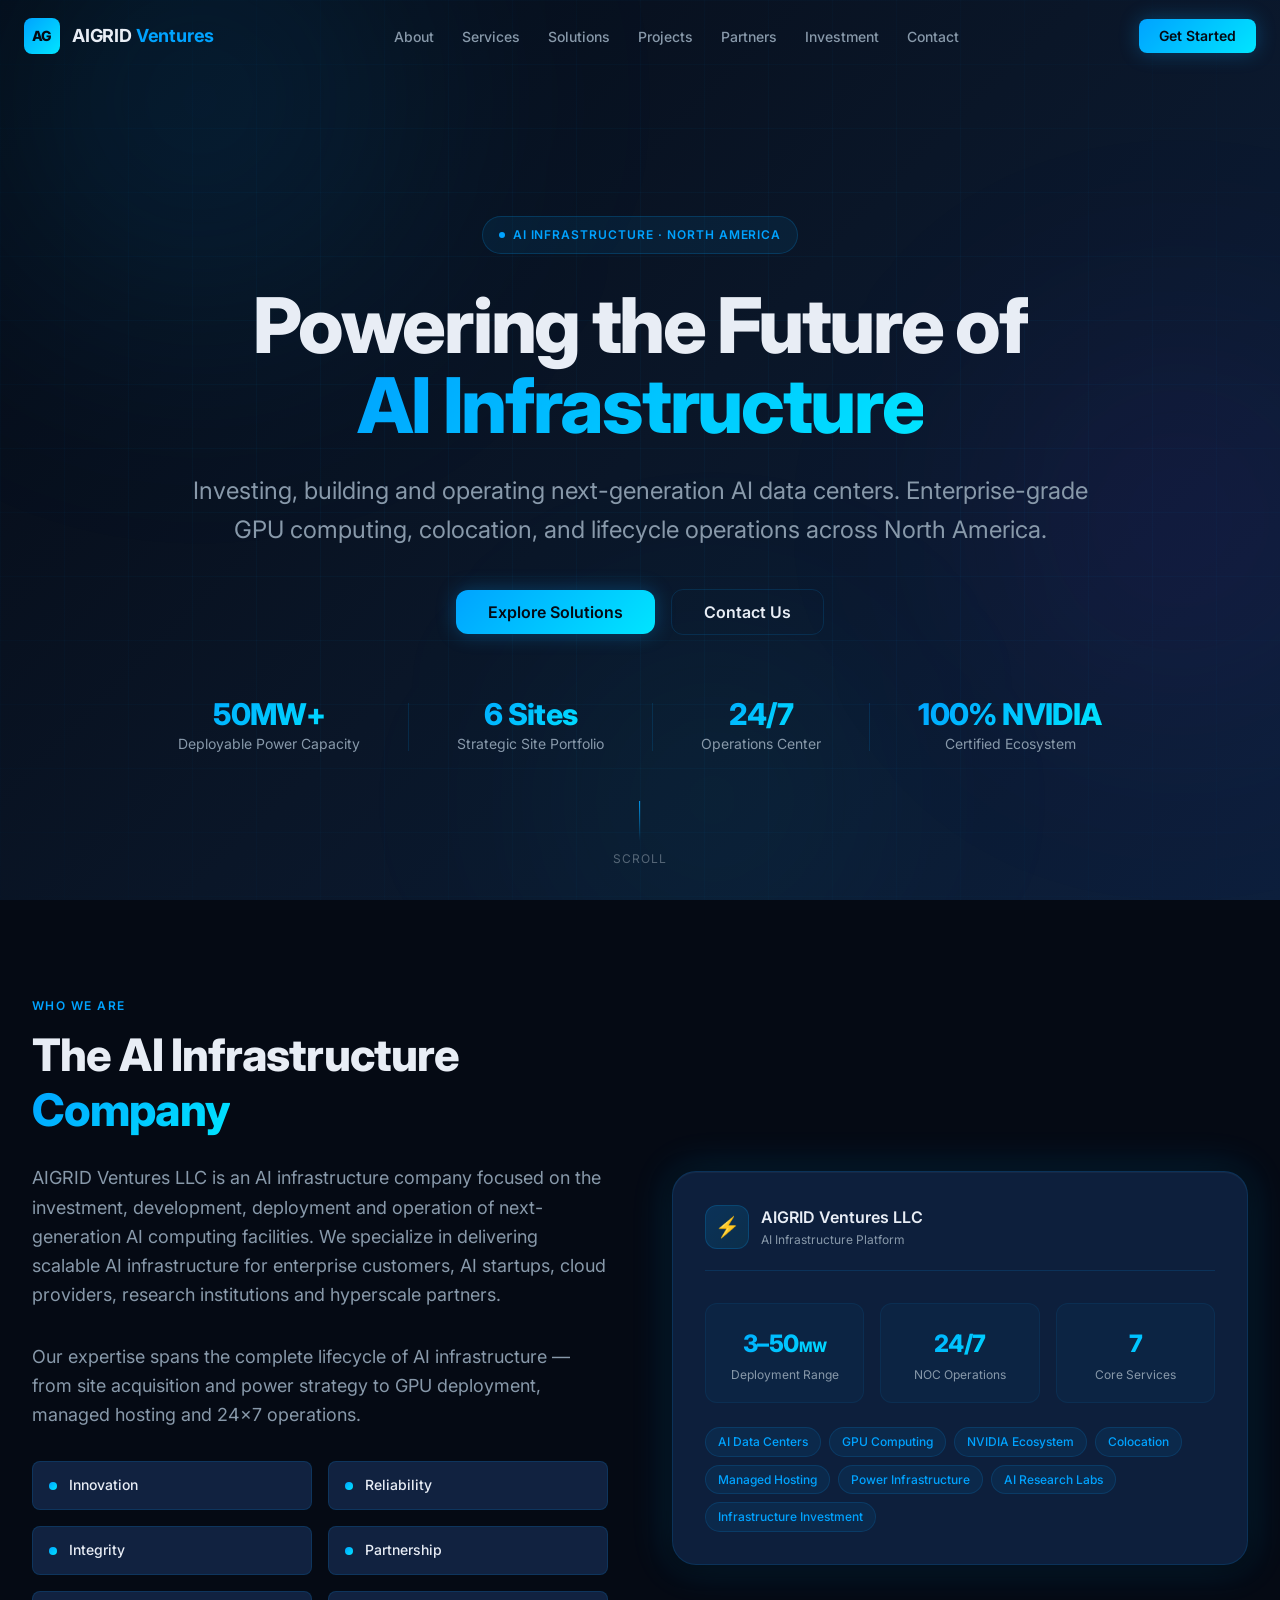
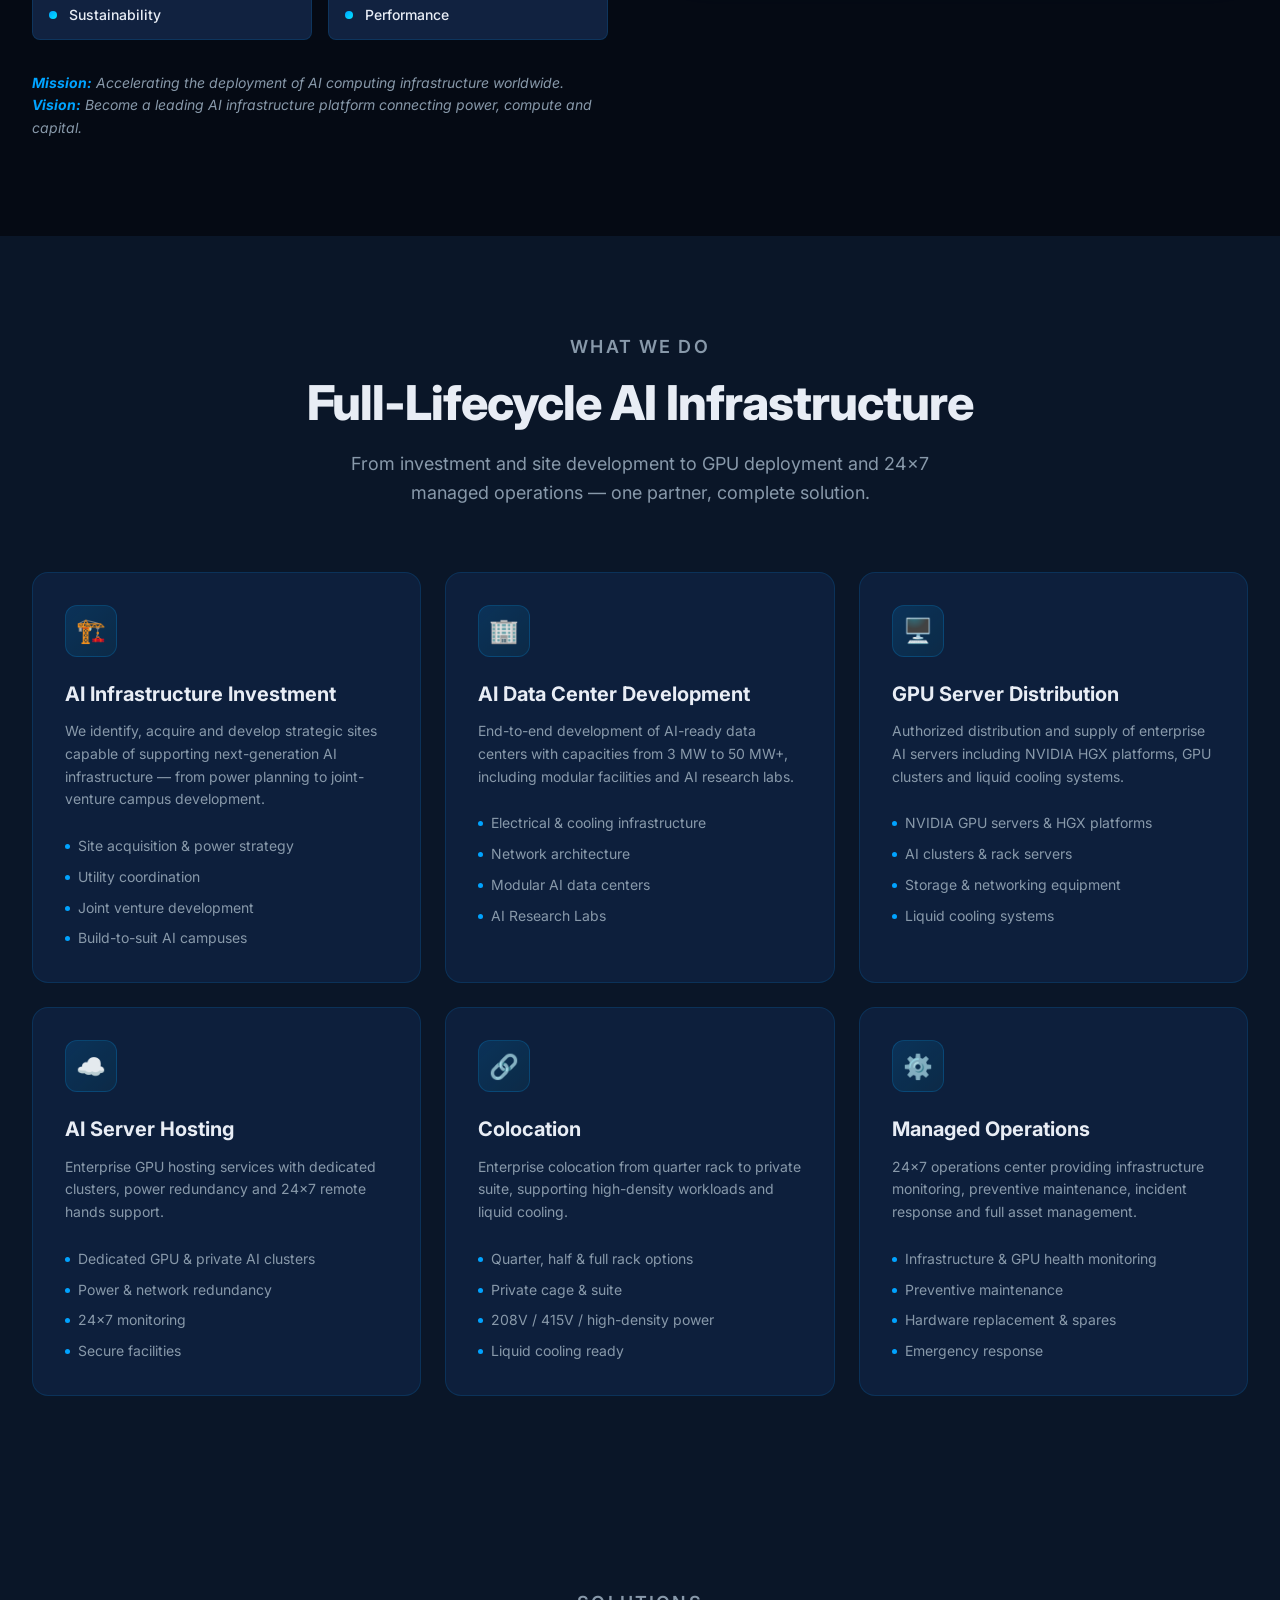
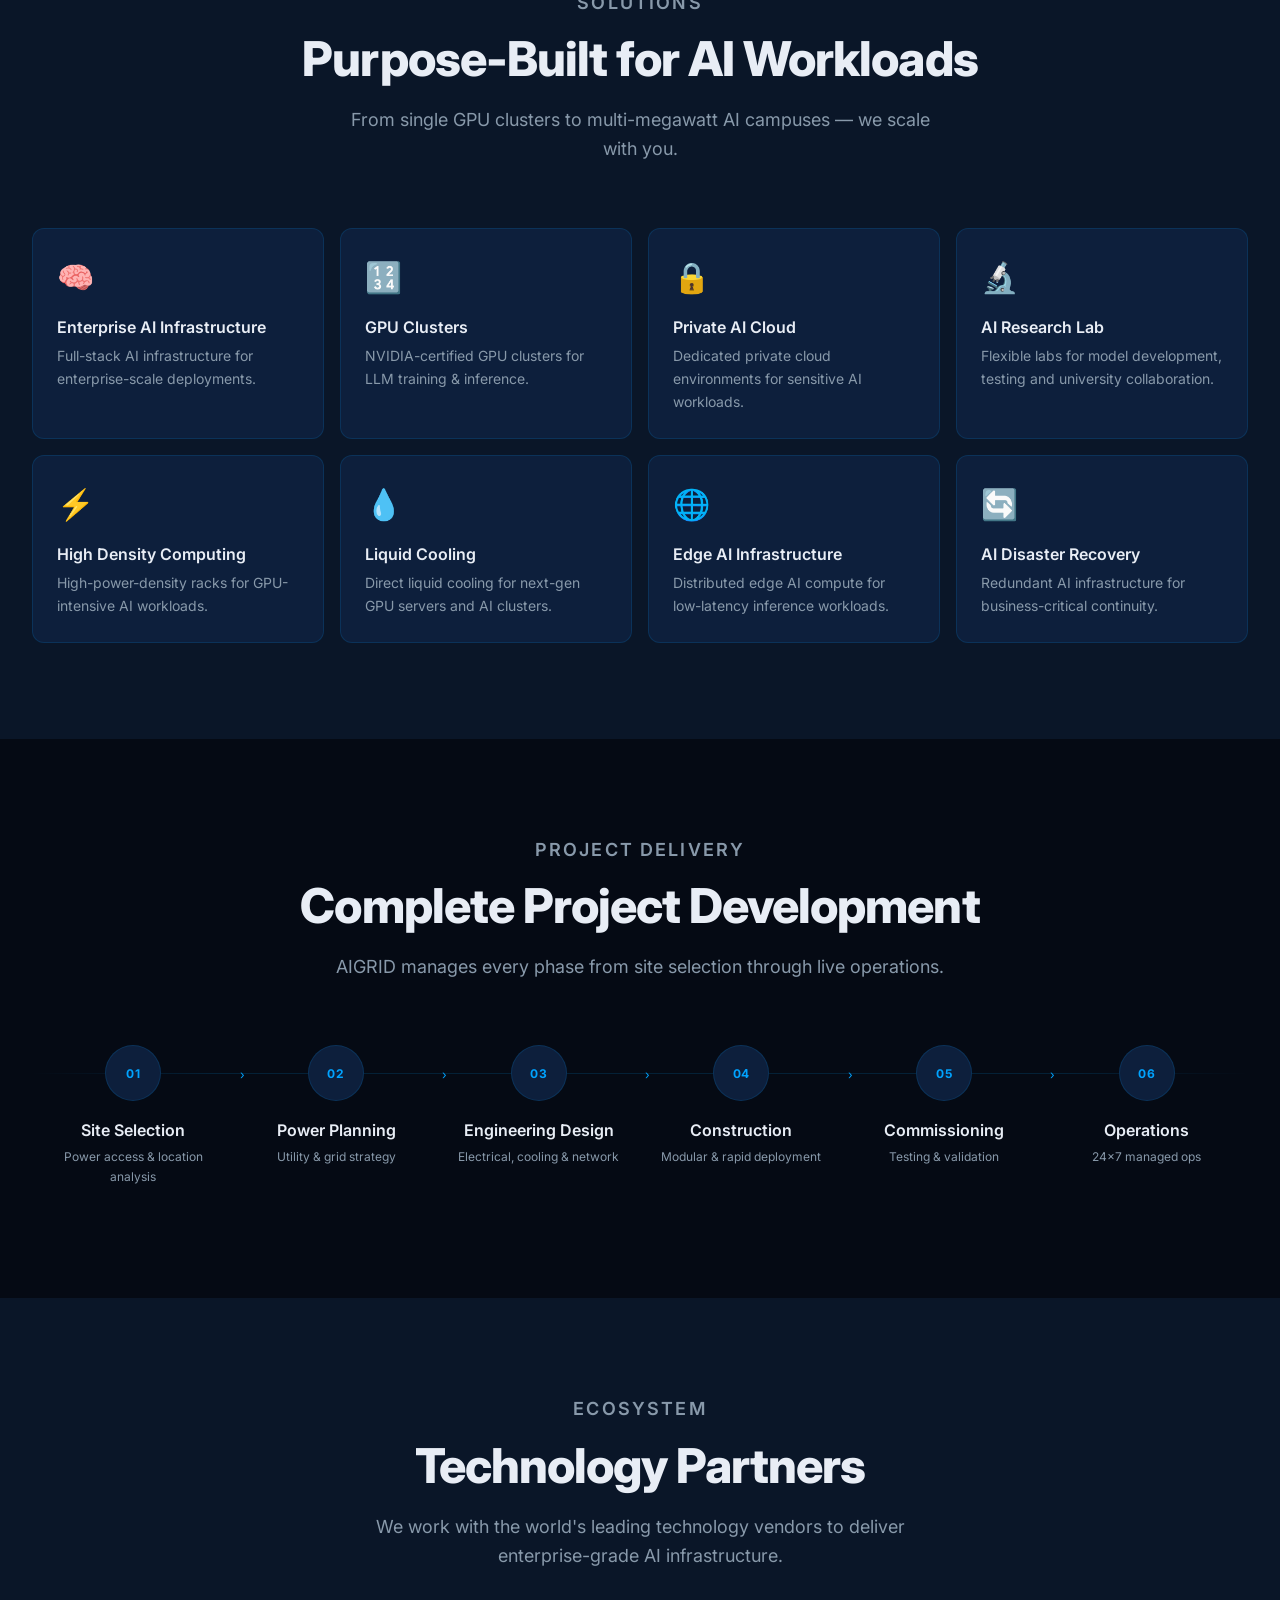
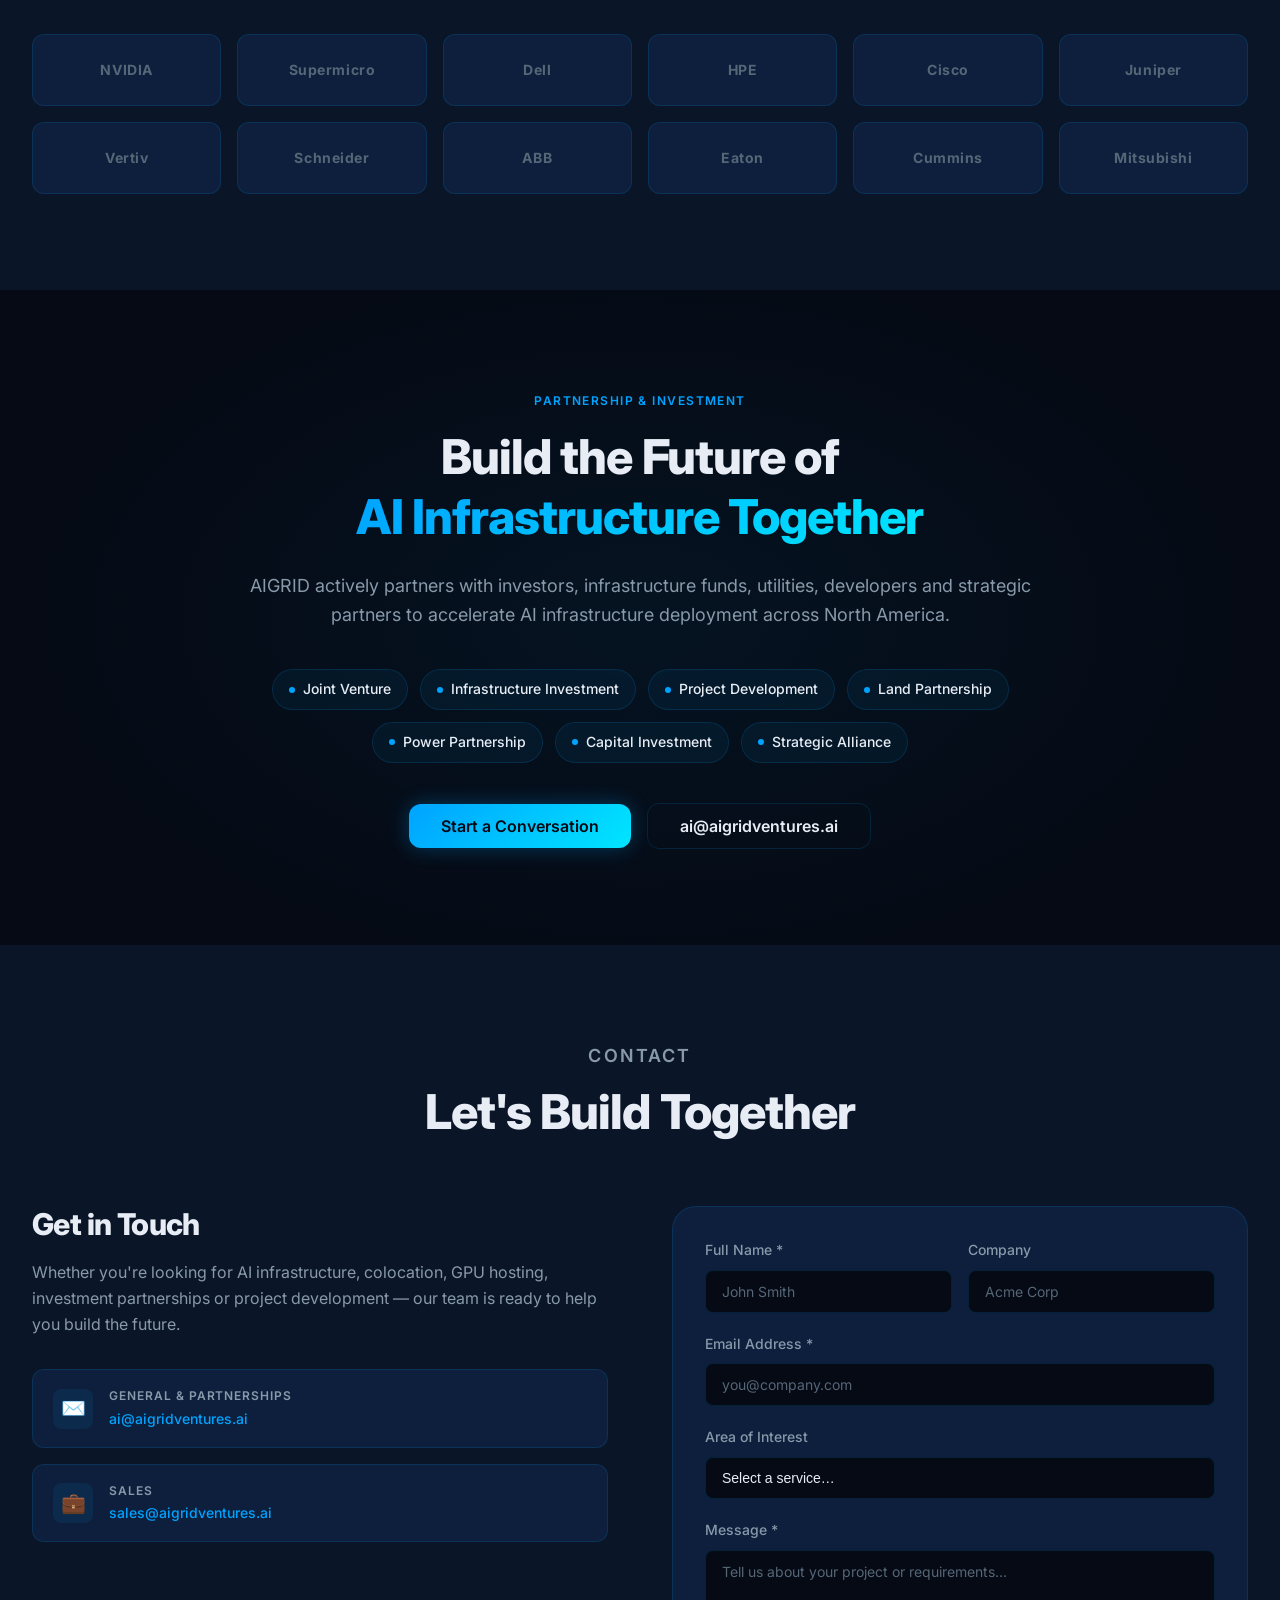
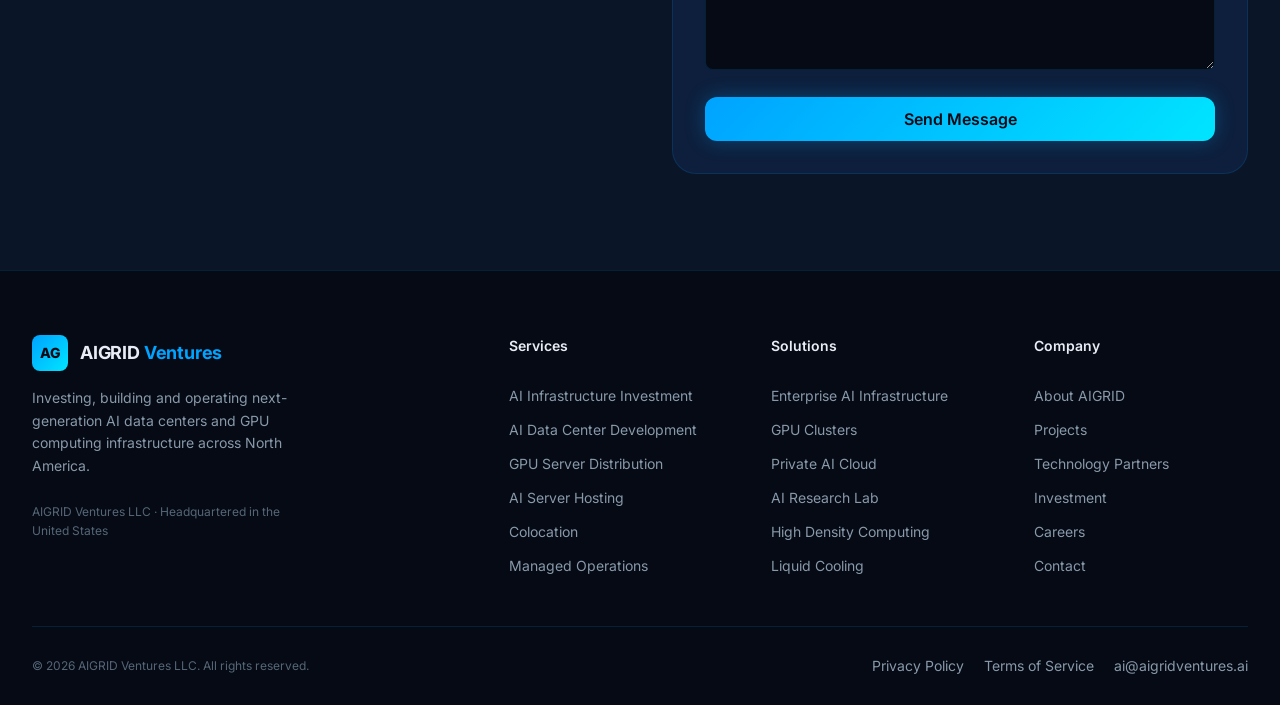
<file: index.html>
<!DOCTYPE html>
<html lang="en">
  <head>
    <meta charset="UTF-8" />
    <meta name="referrer" content="strict-origin-when-cross-origin" />

    <!-- Google tag (gtag.js) -->
    <script async src="https://www.googletagmanager.com/gtag/js?id=G-ZV3MN6M00S"></script>
    <script>
      window.dataLayer = window.dataLayer || [];
      function gtag(){dataLayer.push(arguments);}
      gtag('js', new Date());

      gtag('config', 'G-ZV3MN6M00S');
    </script>

    <meta name="viewport" content="width=device-width, initial-scale=1.0" />
    <meta name="description" content="AIGRID Ventures LLC — Investing, building and operating next-generation AI data centers and GPU computing infrastructure across North America." />
    <meta name="keywords" content="AI infrastructure, AI data center, GPU servers, colocation, managed hosting, NVIDIA, HGX, AI computing" />
    <meta name="author" content="AIGRID Ventures LLC" />

    <!-- Open Graph -->
    <meta property="og:type"        content="website" />
    <meta property="og:title"       content="AIGRID Ventures — Powering the Future of AI Infrastructure" />
    <meta property="og:description" content="AI Infrastructure Investment · AI Data Centers · GPU Servers · Hosting · Operations" />
    <meta property="og:url"         content="https://aigridventures.ai" />

    <!-- Twitter Card -->
    <meta name="twitter:card"        content="summary_large_image" />
    <meta name="twitter:title"       content="AIGRID Ventures" />
    <meta name="twitter:description" content="Next-generation AI computing infrastructure." />

    <title>AIGRID Ventures — Powering the Future of AI Infrastructure</title>

    <!-- Preconnect for Google Fonts -->
    <link rel="preconnect" href="https://fonts.googleapis.com" />
    <link rel="preconnect" href="https://fonts.gstatic.com" crossorigin />
    <link
      href="https://fonts.googleapis.com/css2?family=Inter:wght@400;500;600;700;800&display=swap"
      rel="stylesheet"
    />

    <link rel="stylesheet" href="css/main.css" />

    <!-- Favicon (inline SVG data URI) -->
    <link
      rel="icon"
      href="data:image/svg+xml,<svg xmlns='http://www.w3.org/2000/svg' viewBox='0 0 32 32'><rect width='32' height='32' rx='6' fill='%2300a3ff'/><text x='50%25' y='50%25' dominant-baseline='central' text-anchor='middle' font-family='Inter,sans-serif' font-weight='800' font-size='13' fill='%23050a14'>AG</text></svg>"
    />
  </head>

  <body>

    <!-- ====================================================
         Site Header
         ==================================================== -->
    <header class="site-header" role="banner">
      <nav class="nav" aria-label="Main navigation">

        <!-- Logo -->
        <a href="#home" class="nav__logo" aria-label="AIGRID Ventures homepage">
          <div class="nav__logo-mark" aria-hidden="true">AG</div>
          <span class="nav__logo-text">AIGRID <span>Ventures</span></span>
        </a>

        <!-- Desktop Links -->
        <ul class="nav__links" role="list">
          <li><a href="#about"      class="nav__link">About</a></li>
          <li><a href="#services"   class="nav__link">Services</a></li>
          <li><a href="#solutions"  class="nav__link">Solutions</a></li>
          <li><a href="#process"    class="nav__link">Projects</a></li>
          <li><a href="#partners"   class="nav__link">Partners</a></li>
          <li><a href="#investment" class="nav__link">Investment</a></li>
          <li><a href="#contact"    class="nav__link">Contact</a></li>
        </ul>

        <!-- Desktop CTA -->
        <div class="nav__actions">
          <a href="#contact" class="btn btn--primary">Get Started</a>
        </div>

        <!-- Mobile Toggle -->
        <button
          class="nav__toggle"
          aria-label="Toggle mobile menu"
          aria-expanded="false"
          aria-controls="mobile-menu"
        >
          <span></span>
          <span></span>
          <span></span>
        </button>

      </nav>

      <!-- Mobile Menu -->
      <div id="mobile-menu" class="nav__mobile" aria-hidden="true">
        <ul class="nav__mobile-links" role="list">
          <li><a href="#about"      class="nav__mobile-link">About</a></li>
          <li><a href="#services"   class="nav__mobile-link">Services</a></li>
          <li><a href="#solutions"  class="nav__mobile-link">Solutions</a></li>
          <li><a href="#process"    class="nav__mobile-link">Projects</a></li>
          <li><a href="#partners"   class="nav__mobile-link">Partners</a></li>
          <li><a href="#investment" class="nav__mobile-link">Investment</a></li>
          <li><a href="#contact"    class="nav__mobile-link">Contact</a></li>
        </ul>
        <a href="#contact" class="btn btn--primary" style="width:100%;justify-content:center;">Get Started</a>
      </div>
    </header>


    <main id="main-content">

      <!-- ====================================================
           Hero
           ==================================================== -->
      <section id="home" class="hero" aria-labelledby="hero-heading">

        <!-- Background decorations -->
        <div class="hero__grid" aria-hidden="true"></div>
        <div class="hero__orb hero__orb--1" aria-hidden="true"></div>
        <div class="hero__orb hero__orb--2" aria-hidden="true"></div>
        <div class="hero__orb hero__orb--3" aria-hidden="true"></div>

        <div class="hero__content">

          <div class="hero__badge" role="note">
            <span class="hero__badge-dot" aria-hidden="true"></span>
            AI Infrastructure · North America
          </div>

          <h1 id="hero-heading" class="hero__title">
            Powering the Future of<br />
            <span class="text-gradient">AI Infrastructure</span>
          </h1>

          <p class="hero__subtitle">
            Investing, building and operating next-generation AI data centers.
            Enterprise-grade GPU computing, colocation, and lifecycle operations
            across North America.
          </p>

          <div class="hero__cta">
            <a href="#solutions" class="btn btn--primary btn--lg">Explore Solutions</a>
            <a href="#contact"   class="btn btn--secondary btn--lg">Contact Us</a>
          </div>

          <div class="hero__stats" role="list">
            <div class="hero__stat" role="listitem">
              <div class="hero__stat-value">
                <span data-counter="50" data-suffix="MW+">0MW+</span>
              </div>
              <div class="hero__stat-label">Deployable Power Capacity</div>
            </div>

            <div class="hero__divider" aria-hidden="true"></div>

            <div class="hero__stat" role="listitem">
              <div class="hero__stat-value">
                <span data-counter="6" data-suffix=" Sites">0 Sites</span>
              </div>
              <div class="hero__stat-label">Strategic Site Portfolio</div>
            </div>

            <div class="hero__divider" aria-hidden="true"></div>

            <div class="hero__stat" role="listitem">
              <div class="hero__stat-value">
                <span data-counter="24" data-suffix="/7">0/7</span>
              </div>
              <div class="hero__stat-label">Operations Center</div>
            </div>

            <div class="hero__divider" aria-hidden="true"></div>

            <div class="hero__stat" role="listitem">
              <div class="hero__stat-value">
                <span data-counter="100" data-suffix="% NVIDIA">0% NVIDIA</span>
              </div>
              <div class="hero__stat-label">Certified Ecosystem</div>
            </div>
          </div>

        </div>

        <!-- Scroll indicator -->
        <div class="hero__scroll" aria-hidden="true">
          <div class="hero__scroll-line"></div>
          <span>Scroll</span>
        </div>

      </section>


      <!-- ====================================================
           About
           ==================================================== -->
      <section id="about" class="section" aria-labelledby="about-heading">
        <div class="container">
          <div class="about__grid">

            <!-- Left: Text -->
            <div class="reveal">
              <p class="label about__label">Who We Are</p>
              <h2 id="about-heading" class="about__title">
                The AI Infrastructure<br />
                <span class="text-gradient">Company</span>
              </h2>
              <p class="about__desc">
                AIGRID Ventures LLC is an AI infrastructure company focused on the
                investment, development, deployment and operation of next-generation
                AI computing facilities. We specialize in delivering scalable AI
                infrastructure for enterprise customers, AI startups, cloud providers,
                research institutions and hyperscale partners.
              </p>
              <p class="about__desc">
                Our expertise spans the complete lifecycle of AI infrastructure —
                from site acquisition and power strategy to GPU deployment, managed
                hosting and 24×7 operations.
              </p>

              <div class="about__values" role="list">
                <div class="about__value" role="listitem">
                  <div class="about__value-icon" aria-hidden="true"></div>
                  Innovation
                </div>
                <div class="about__value" role="listitem">
                  <div class="about__value-icon" aria-hidden="true"></div>
                  Reliability
                </div>
                <div class="about__value" role="listitem">
                  <div class="about__value-icon" aria-hidden="true"></div>
                  Integrity
                </div>
                <div class="about__value" role="listitem">
                  <div class="about__value-icon" aria-hidden="true"></div>
                  Partnership
                </div>
                <div class="about__value" role="listitem">
                  <div class="about__value-icon" aria-hidden="true"></div>
                  Sustainability
                </div>
                <div class="about__value" role="listitem">
                  <div class="about__value-icon" aria-hidden="true"></div>
                  Performance
                </div>
              </div>

              <p style="font-size:var(--text-sm);color:var(--color-text-muted);font-style:italic;margin-top:var(--space-4);">
                <strong style="color:var(--color-primary);">Mission:</strong>
                Accelerating the deployment of AI computing infrastructure worldwide.<br />
                <strong style="color:var(--color-primary);">Vision:</strong>
                Become a leading AI infrastructure platform connecting power, compute and capital.
              </p>
            </div>

            <!-- Right: Visual Card -->
            <div class="about__visual reveal reveal-delay-2">
              <div class="about__card">
                <div class="about__card-header">
                  <div class="about__card-icon" aria-hidden="true">⚡</div>
                  <div>
                    <div class="about__card-title">AIGRID Ventures LLC</div>
                    <div class="about__card-subtitle">AI Infrastructure Platform</div>
                  </div>
                </div>

                <div class="about__metrics" role="list">
                  <div class="about__metric" role="listitem">
                    <div class="about__metric-value">3–50<span style="font-size:0.6em">MW</span></div>
                    <div class="about__metric-label">Deployment Range</div>
                  </div>
                  <div class="about__metric" role="listitem">
                    <div class="about__metric-value">24/7</div>
                    <div class="about__metric-label">NOC Operations</div>
                  </div>
                  <div class="about__metric" role="listitem">
                    <div class="about__metric-value">7</div>
                    <div class="about__metric-label">Core Services</div>
                  </div>
                </div>

                <div class="about__expertise" role="list" aria-label="Expertise areas">
                  <span class="about__tag">AI Data Centers</span>
                  <span class="about__tag">GPU Computing</span>
                  <span class="about__tag">NVIDIA Ecosystem</span>
                  <span class="about__tag">Colocation</span>
                  <span class="about__tag">Managed Hosting</span>
                  <span class="about__tag">Power Infrastructure</span>
                  <span class="about__tag">AI Research Labs</span>
                  <span class="about__tag">Infrastructure Investment</span>
                </div>
              </div>
            </div>

          </div>
        </div>
      </section>


      <!-- ====================================================
           Services
           ==================================================== -->
      <section id="services" class="section section--dark" aria-labelledby="services-heading">
        <div class="container">

          <div class="section-header reveal">
            <p class="label">What We Do</p>
            <h2 id="services-heading">Full-Lifecycle AI Infrastructure</h2>
            <p>
              From investment and site development to GPU deployment and 24×7 managed
              operations — one partner, complete solution.
            </p>
          </div>

          <div class="services-grid">

            <!-- Service 1 -->
            <article class="service-card reveal reveal-delay-1">
              <div class="service-card__icon" aria-hidden="true">🏗️</div>
              <h3 class="service-card__title">AI Infrastructure Investment</h3>
              <p class="service-card__desc">
                We identify, acquire and develop strategic sites capable of supporting
                next-generation AI infrastructure — from power planning to joint-venture
                campus development.
              </p>
              <ul class="service-card__list" aria-label="Service details">
                <li class="service-card__item">Site acquisition &amp; power strategy</li>
                <li class="service-card__item">Utility coordination</li>
                <li class="service-card__item">Joint venture development</li>
                <li class="service-card__item">Build-to-suit AI campuses</li>
              </ul>
            </article>

            <!-- Service 2 -->
            <article class="service-card reveal reveal-delay-2">
              <div class="service-card__icon" aria-hidden="true">🏢</div>
              <h3 class="service-card__title">AI Data Center Development</h3>
              <p class="service-card__desc">
                End-to-end development of AI-ready data centers with capacities from
                3 MW to 50 MW+, including modular facilities and AI research labs.
              </p>
              <ul class="service-card__list" aria-label="Service details">
                <li class="service-card__item">Electrical &amp; cooling infrastructure</li>
                <li class="service-card__item">Network architecture</li>
                <li class="service-card__item">Modular AI data centers</li>
                <li class="service-card__item">AI Research Labs</li>
              </ul>
            </article>

            <!-- Service 3 -->
            <article class="service-card reveal reveal-delay-3">
              <div class="service-card__icon" aria-hidden="true">🖥️</div>
              <h3 class="service-card__title">GPU Server Distribution</h3>
              <p class="service-card__desc">
                Authorized distribution and supply of enterprise AI servers including
                NVIDIA HGX platforms, GPU clusters and liquid cooling systems.
              </p>
              <ul class="service-card__list" aria-label="Service details">
                <li class="service-card__item">NVIDIA GPU servers &amp; HGX platforms</li>
                <li class="service-card__item">AI clusters &amp; rack servers</li>
                <li class="service-card__item">Storage &amp; networking equipment</li>
                <li class="service-card__item">Liquid cooling systems</li>
              </ul>
            </article>

            <!-- Service 4 -->
            <article class="service-card reveal reveal-delay-1">
              <div class="service-card__icon" aria-hidden="true">☁️</div>
              <h3 class="service-card__title">AI Server Hosting</h3>
              <p class="service-card__desc">
                Enterprise GPU hosting services with dedicated clusters, power
                redundancy and 24×7 remote hands support.
              </p>
              <ul class="service-card__list" aria-label="Service details">
                <li class="service-card__item">Dedicated GPU &amp; private AI clusters</li>
                <li class="service-card__item">Power &amp; network redundancy</li>
                <li class="service-card__item">24×7 monitoring</li>
                <li class="service-card__item">Secure facilities</li>
              </ul>
            </article>

            <!-- Service 5 -->
            <article class="service-card reveal reveal-delay-2">
              <div class="service-card__icon" aria-hidden="true">🔗</div>
              <h3 class="service-card__title">Colocation</h3>
              <p class="service-card__desc">
                Enterprise colocation from quarter rack to private suite, supporting
                high-density workloads and liquid cooling.
              </p>
              <ul class="service-card__list" aria-label="Service details">
                <li class="service-card__item">Quarter, half &amp; full rack options</li>
                <li class="service-card__item">Private cage &amp; suite</li>
                <li class="service-card__item">208V / 415V / high-density power</li>
                <li class="service-card__item">Liquid cooling ready</li>
              </ul>
            </article>

            <!-- Service 6 -->
            <article class="service-card reveal reveal-delay-3">
              <div class="service-card__icon" aria-hidden="true">⚙️</div>
              <h3 class="service-card__title">Managed Operations</h3>
              <p class="service-card__desc">
                24×7 operations center providing infrastructure monitoring, preventive
                maintenance, incident response and full asset management.
              </p>
              <ul class="service-card__list" aria-label="Service details">
                <li class="service-card__item">Infrastructure &amp; GPU health monitoring</li>
                <li class="service-card__item">Preventive maintenance</li>
                <li class="service-card__item">Hardware replacement &amp; spares</li>
                <li class="service-card__item">Emergency response</li>
              </ul>
            </article>

          </div>
        </div>
      </section>


      <!-- ====================================================
           Solutions
           ==================================================== -->
      <section id="solutions" class="section solutions" aria-labelledby="solutions-heading">
        <div class="container">

          <div class="section-header reveal">
            <p class="label">Solutions</p>
            <h2 id="solutions-heading">Purpose-Built for AI Workloads</h2>
            <p>From single GPU clusters to multi-megawatt AI campuses — we scale with you.</p>
          </div>

          <div class="solutions-grid">

            <article class="solution-card reveal reveal-delay-1">
              <span class="solution-card__icon" aria-hidden="true">🧠</span>
              <h3 class="solution-card__title">Enterprise AI Infrastructure</h3>
              <p class="solution-card__desc">Full-stack AI infrastructure for enterprise-scale deployments.</p>
            </article>

            <article class="solution-card reveal reveal-delay-2">
              <span class="solution-card__icon" aria-hidden="true">🔢</span>
              <h3 class="solution-card__title">GPU Clusters</h3>
              <p class="solution-card__desc">NVIDIA-certified GPU clusters for LLM training &amp; inference.</p>
            </article>

            <article class="solution-card reveal reveal-delay-3">
              <span class="solution-card__icon" aria-hidden="true">🔒</span>
              <h3 class="solution-card__title">Private AI Cloud</h3>
              <p class="solution-card__desc">Dedicated private cloud environments for sensitive AI workloads.</p>
            </article>

            <article class="solution-card reveal reveal-delay-4">
              <span class="solution-card__icon" aria-hidden="true">🔬</span>
              <h3 class="solution-card__title">AI Research Lab</h3>
              <p class="solution-card__desc">Flexible labs for model development, testing and university collaboration.</p>
            </article>

            <article class="solution-card reveal reveal-delay-1">
              <span class="solution-card__icon" aria-hidden="true">⚡</span>
              <h3 class="solution-card__title">High Density Computing</h3>
              <p class="solution-card__desc">High-power-density racks for GPU-intensive AI workloads.</p>
            </article>

            <article class="solution-card reveal reveal-delay-2">
              <span class="solution-card__icon" aria-hidden="true">💧</span>
              <h3 class="solution-card__title">Liquid Cooling</h3>
              <p class="solution-card__desc">Direct liquid cooling for next-gen GPU servers and AI clusters.</p>
            </article>

            <article class="solution-card reveal reveal-delay-3">
              <span class="solution-card__icon" aria-hidden="true">🌐</span>
              <h3 class="solution-card__title">Edge AI Infrastructure</h3>
              <p class="solution-card__desc">Distributed edge AI compute for low-latency inference workloads.</p>
            </article>

            <article class="solution-card reveal reveal-delay-4">
              <span class="solution-card__icon" aria-hidden="true">🔄</span>
              <h3 class="solution-card__title">AI Disaster Recovery</h3>
              <p class="solution-card__desc">Redundant AI infrastructure for business-critical continuity.</p>
            </article>

          </div>
        </div>
      </section>


      <!-- ====================================================
           Process Timeline
           ==================================================== -->
      <section id="process" class="section process" aria-labelledby="process-heading">
        <div class="container">

          <div class="section-header reveal">
            <p class="label">Project Delivery</p>
            <h2 id="process-heading">Complete Project Development</h2>
            <p>AIGRID manages every phase from site selection through live operations.</p>
          </div>

          <div class="process-timeline reveal" role="list">

            <div class="process-step" role="listitem">
              <div class="process-step__number">01</div>
              <div class="process-step__label">Site Selection</div>
              <div class="process-step__desc">Power access &amp; location analysis</div>
              <span class="process-step__arrow" aria-hidden="true">›</span>
            </div>

            <div class="process-step" role="listitem">
              <div class="process-step__number">02</div>
              <div class="process-step__label">Power Planning</div>
              <div class="process-step__desc">Utility &amp; grid strategy</div>
              <span class="process-step__arrow" aria-hidden="true">›</span>
            </div>

            <div class="process-step" role="listitem">
              <div class="process-step__number">03</div>
              <div class="process-step__label">Engineering Design</div>
              <div class="process-step__desc">Electrical, cooling &amp; network</div>
              <span class="process-step__arrow" aria-hidden="true">›</span>
            </div>

            <div class="process-step" role="listitem">
              <div class="process-step__number">04</div>
              <div class="process-step__label">Construction</div>
              <div class="process-step__desc">Modular &amp; rapid deployment</div>
              <span class="process-step__arrow" aria-hidden="true">›</span>
            </div>

            <div class="process-step" role="listitem">
              <div class="process-step__number">05</div>
              <div class="process-step__label">Commissioning</div>
              <div class="process-step__desc">Testing &amp; validation</div>
              <span class="process-step__arrow" aria-hidden="true">›</span>
            </div>

            <div class="process-step" role="listitem">
              <div class="process-step__number">06</div>
              <div class="process-step__label">Operations</div>
              <div class="process-step__desc">24×7 managed ops</div>
            </div>

          </div>
        </div>
      </section>


      <!-- ====================================================
           Technology Partners
           ==================================================== -->
      <section id="partners" class="section partners" aria-labelledby="partners-heading">
        <div class="container">

          <div class="section-header reveal">
            <p class="label">Ecosystem</p>
            <h2 id="partners-heading">Technology Partners</h2>
            <p>We work with the world's leading technology vendors to deliver enterprise-grade AI infrastructure.</p>
          </div>

          <div class="partners-grid reveal">
            <div class="partner-card">NVIDIA</div>
            <div class="partner-card">Supermicro</div>
            <div class="partner-card">Dell</div>
            <div class="partner-card">HPE</div>
            <div class="partner-card">Cisco</div>
            <div class="partner-card">Juniper</div>
            <div class="partner-card">Vertiv</div>
            <div class="partner-card">Schneider</div>
            <div class="partner-card">ABB</div>
            <div class="partner-card">Eaton</div>
            <div class="partner-card">Cummins</div>
            <div class="partner-card">Mitsubishi</div>
          </div>

        </div>
      </section>


      <!-- ====================================================
           Investment / Partnership CTA
           ==================================================== -->
      <section id="investment" class="section investment" aria-labelledby="investment-heading">
        <div class="investment__bg" aria-hidden="true"></div>
        <div class="container">
          <div class="investment__content reveal">

            <p class="label" style="display:inline-block;margin-bottom:var(--space-4);">Partnership &amp; Investment</p>
            <h2 id="investment-heading" class="investment__title">
              Build the Future of<br />
              <span class="text-gradient">AI Infrastructure Together</span>
            </h2>
            <p class="investment__desc">
              AIGRID actively partners with investors, infrastructure funds, utilities,
              developers and strategic partners to accelerate AI infrastructure deployment
              across North America.
            </p>

            <div class="investment__models" role="list" aria-label="Partnership models">
              <span class="investment__model-tag" role="listitem">Joint Venture</span>
              <span class="investment__model-tag" role="listitem">Infrastructure Investment</span>
              <span class="investment__model-tag" role="listitem">Project Development</span>
              <span class="investment__model-tag" role="listitem">Land Partnership</span>
              <span class="investment__model-tag" role="listitem">Power Partnership</span>
              <span class="investment__model-tag" role="listitem">Capital Investment</span>
              <span class="investment__model-tag" role="listitem">Strategic Alliance</span>
            </div>

            <div class="investment__cta">
              <a href="#contact" class="btn btn--primary btn--lg">Start a Conversation</a>
              <a href="mailto:ai@aigridventures.ai" class="btn btn--secondary btn--lg">
                ai@aigridventures.ai
              </a>
            </div>

          </div>
        </div>
      </section>


      <!-- ====================================================
           Contact
           ==================================================== -->
      <section id="contact" class="section contact" aria-labelledby="contact-heading">
        <div class="container">

          <div class="section-header reveal">
            <p class="label">Contact</p>
            <h2 id="contact-heading">Let's Build Together</h2>
          </div>

          <div class="contact__grid">

            <!-- Info -->
            <div class="reveal">
              <h3 class="contact__info-title">Get in Touch</h3>
              <p class="contact__info-desc">
                Whether you're looking for AI infrastructure, colocation, GPU hosting,
                investment partnerships or project development — our team is ready to
                help you build the future.
              </p>

              <div class="contact__channels" role="list">

                <a href="mailto:ai@aigridventures.ai" class="contact__channel" role="listitem">
                  <div class="contact__channel-icon" aria-hidden="true">✉️</div>
                  <div>
                    <div class="contact__channel-label">General &amp; Partnerships</div>
                    <div class="contact__channel-value">ai@aigridventures.ai</div>
                  </div>
                </a>

                <a href="mailto:sales@aigridventures.ai" class="contact__channel" role="listitem">
                  <div class="contact__channel-icon" aria-hidden="true">💼</div>
                  <div>
                    <div class="contact__channel-label">Sales</div>
                    <div class="contact__channel-value">sales@aigridventures.ai</div>
                  </div>
                </a>

              </div>
            </div>

            <!-- Form -->
            <div class="reveal reveal-delay-2">
              <form class="contact__form contact__form-el" method="POST" action="https://formspree.io/f/meeykvqy" novalidate aria-label="Contact form">

                <div class="form-row">
                  <div class="form-group">
                    <label class="form-label" for="contact-name">Full Name *</label>
                    <input
                      id="contact-name"
                      type="text"
                      class="form-input"
                      name="name"
                      placeholder="John Smith"
                      required
                      autocomplete="name"
                    />
                  </div>
                  <div class="form-group">
                    <label class="form-label" for="contact-company">Company</label>
                    <input
                      id="contact-company"
                      type="text"
                      class="form-input"
                      name="company"
                      placeholder="Acme Corp"
                      autocomplete="organization"
                    />
                  </div>
                </div>

                <div class="form-group">
                  <label class="form-label" for="contact-email">Email Address *</label>
                  <input
                    id="contact-email"
                    type="email"
                    class="form-input"
                    name="email"
                    placeholder="you@company.com"
                    required
                    autocomplete="email"
                  />
                </div>

                <div class="form-group">
                  <label class="form-label" for="contact-interest">Area of Interest</label>
                  <select id="contact-interest" class="form-select form-input" name="interest">
                    <option value="">Select a service…</option>
                    <option value="investment">AI Infrastructure Investment</option>
                    <option value="datacenter">AI Data Center Development</option>
                    <option value="gpu">GPU Server Distribution</option>
                    <option value="hosting">AI Server Hosting</option>
                    <option value="colo">Colocation</option>
                    <option value="ops">Managed Operations</option>
                    <option value="partnership">Partnership / Joint Venture</option>
                    <option value="other">Other</option>
                  </select>
                </div>

                <div class="form-group">
                  <label class="form-label" for="contact-message">Message *</label>
                  <textarea
                    id="contact-message"
                    class="form-textarea"
                    name="message"
                    placeholder="Tell us about your project or requirements…"
                    required
                  ></textarea>
                </div>

                <p class="form-status" role="status" aria-live="polite" hidden></p>

                <button type="submit" class="btn btn--primary btn--lg" style="width:100%;">
                  Send Message
                </button>

              </form>
            </div>

          </div>
        </div>
      </section>

    </main>


    <!-- ====================================================
         Footer
         ==================================================== -->
    <footer class="site-footer" role="contentinfo">
      <div class="container">

        <div class="footer__main">

          <!-- Brand -->
          <div class="footer__brand">
            <div class="footer__logo">
              <div class="footer__logo-mark" aria-hidden="true">AG</div>
              <span style="font-size:var(--text-lg);font-weight:700;letter-spacing:-0.01em;">
                AIGRID <span style="color:var(--color-primary);">Ventures</span>
              </span>
            </div>
            <p class="footer__tagline">
              Investing, building and operating next-generation AI data centers and
              GPU computing infrastructure across North America.
            </p>
            <p style="font-size:var(--text-xs);color:var(--color-text-subtle);">
              AIGRID Ventures LLC · Headquartered in the United States
            </p>
          </div>

          <!-- Services -->
          <nav aria-label="Services links">
            <div class="footer__col-title">Services</div>
            <ul class="footer__links" role="list">
              <li><a href="#services" class="footer__link">AI Infrastructure Investment</a></li>
              <li><a href="#services" class="footer__link">AI Data Center Development</a></li>
              <li><a href="#services" class="footer__link">GPU Server Distribution</a></li>
              <li><a href="#services" class="footer__link">AI Server Hosting</a></li>
              <li><a href="#services" class="footer__link">Colocation</a></li>
              <li><a href="#services" class="footer__link">Managed Operations</a></li>
            </ul>
          </nav>

          <!-- Solutions -->
          <nav aria-label="Solutions links">
            <div class="footer__col-title">Solutions</div>
            <ul class="footer__links" role="list">
              <li><a href="#solutions" class="footer__link">Enterprise AI Infrastructure</a></li>
              <li><a href="#solutions" class="footer__link">GPU Clusters</a></li>
              <li><a href="#solutions" class="footer__link">Private AI Cloud</a></li>
              <li><a href="#solutions" class="footer__link">AI Research Lab</a></li>
              <li><a href="#solutions" class="footer__link">High Density Computing</a></li>
              <li><a href="#solutions" class="footer__link">Liquid Cooling</a></li>
            </ul>
          </nav>

          <!-- Company -->
          <nav aria-label="Company links">
            <div class="footer__col-title">Company</div>
            <ul class="footer__links" role="list">
              <li><a href="#about"      class="footer__link">About AIGRID</a></li>
              <li><a href="#process"    class="footer__link">Projects</a></li>
              <li><a href="#partners"   class="footer__link">Technology Partners</a></li>
              <li><a href="#investment" class="footer__link">Investment</a></li>
              <li><a href="#contact"    class="footer__link">Careers</a></li>
              <li><a href="#contact"    class="footer__link">Contact</a></li>
            </ul>
          </nav>

        </div>

        <!-- Bottom bar -->
        <div class="footer__bottom">
          <p class="footer__legal">
            &copy; <span id="footer-year"></span> AIGRID Ventures LLC. All rights reserved.
          </p>
          <div class="footer__legal-links" role="list">
            <a href="#" class="footer__link" role="listitem">Privacy Policy</a>
            <a href="#" class="footer__link" role="listitem">Terms of Service</a>
            <a href="mailto:ai@aigridventures.ai" class="footer__link" role="listitem">
              ai@aigridventures.ai
            </a>
          </div>
        </div>

      </div>
    </footer>

    <script src="js/main.js"></script>
    <script>
      // Inline: set current year in footer
      document.getElementById('footer-year').textContent = new Date().getFullYear();
    </script>

  </body>
</html>
</file>
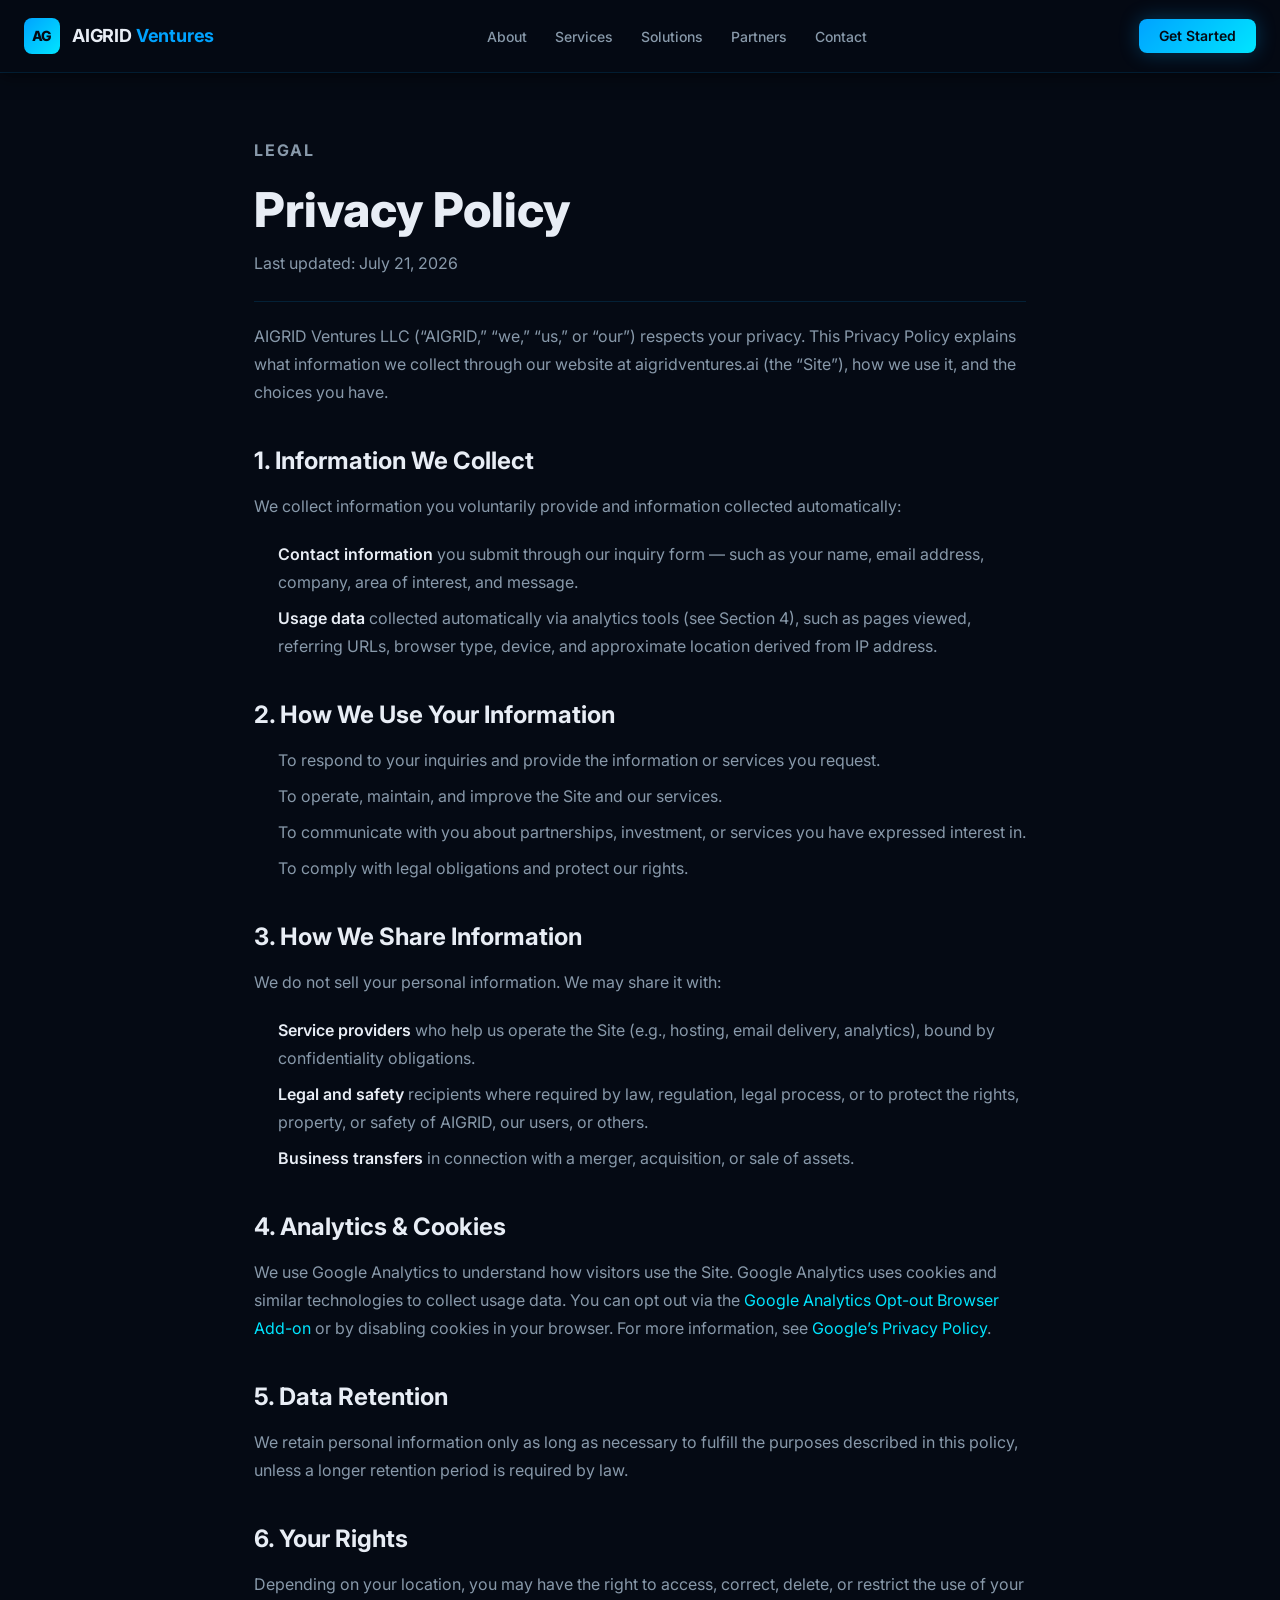
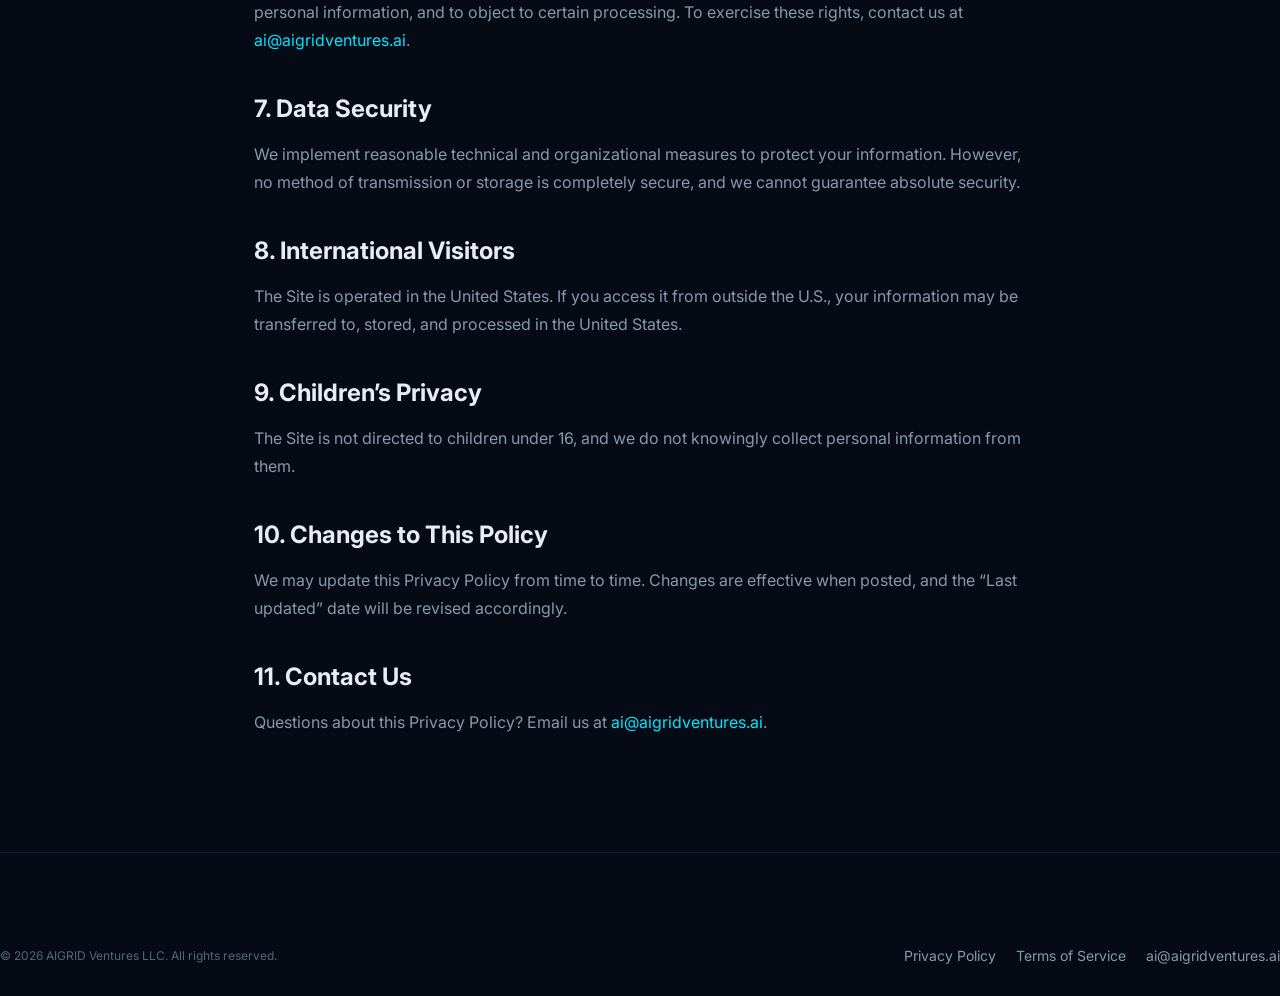
<file: privacy.html>
<!DOCTYPE html>
<html lang="en">
  <head>
    <meta charset="UTF-8" />
    <meta name="referrer" content="strict-origin-when-cross-origin" />

    <!-- Google tag (gtag.js) -->
    <script async src="https://www.googletagmanager.com/gtag/js?id=G-ZV3MN6M00S"></script>
    <script>
      window.dataLayer = window.dataLayer || [];
      function gtag(){dataLayer.push(arguments);}
      gtag('js', new Date());
      gtag('config', 'G-ZV3MN6M00S');
    </script>

    <meta name="viewport" content="width=device-width, initial-scale=1.0" />
    <meta name="robots" content="index, follow" />
    <meta name="description" content="AIGRID Ventures LLC Privacy Policy — how we collect, use, and protect your information." />
    <title>Privacy Policy — AIGRID Ventures</title>

    <link rel="preconnect" href="https://fonts.googleapis.com" />
    <link rel="preconnect" href="https://fonts.gstatic.com" crossorigin />
    <link href="https://fonts.googleapis.com/css2?family=Inter:wght@400;500;600;700;800&display=swap" rel="stylesheet" />

    <link rel="stylesheet" href="css/main.css" />
    <link rel="stylesheet" href="css/legal.css" />

    <link rel="icon" href="data:image/svg+xml,<svg xmlns='http://www.w3.org/2000/svg' viewBox='0 0 32 32'><rect width='32' height='32' rx='6' fill='%2300a3ff'/><text x='50%25' y='50%25' dominant-baseline='central' text-anchor='middle' font-family='Inter,sans-serif' font-weight='800' font-size='13' fill='%23050a14'>AG</text></svg>" />
  </head>

  <body>

    <header class="site-header scrolled" role="banner">
      <nav class="nav" aria-label="Main navigation">
        <a href="index.html#home" class="nav__logo" aria-label="AIGRID Ventures homepage">
          <div class="nav__logo-mark" aria-hidden="true">AG</div>
          <span class="nav__logo-text">AIGRID <span>Ventures</span></span>
        </a>
        <ul class="nav__links" role="list">
          <li><a href="index.html#about"      class="nav__link">About</a></li>
          <li><a href="index.html#services"   class="nav__link">Services</a></li>
          <li><a href="index.html#solutions"  class="nav__link">Solutions</a></li>
          <li><a href="index.html#partners"   class="nav__link">Partners</a></li>
          <li><a href="index.html#contact"    class="nav__link">Contact</a></li>
        </ul>
        <div class="nav__actions">
          <a href="index.html#contact" class="btn btn--primary">Get Started</a>
        </div>
      </nav>
    </header>

    <main id="main-content" class="legal">
      <div class="legal__container">
        <p class="legal__eyebrow">Legal</p>
        <h1 class="legal__title">Privacy Policy</h1>
        <p class="legal__updated">Last updated: July 21, 2026</p>

        <p>AIGRID Ventures LLC (&ldquo;AIGRID,&rdquo; &ldquo;we,&rdquo; &ldquo;us,&rdquo; or &ldquo;our&rdquo;) respects your privacy. This Privacy Policy explains what information we collect through our website at aigridventures.ai (the &ldquo;Site&rdquo;), how we use it, and the choices you have.</p>

        <h2>1. Information We Collect</h2>
        <p>We collect information you voluntarily provide and information collected automatically:</p>
        <ul>
          <li><strong>Contact information</strong> you submit through our inquiry form — such as your name, email address, company, area of interest, and message.</li>
          <li><strong>Usage data</strong> collected automatically via analytics tools (see Section 4), such as pages viewed, referring URLs, browser type, device, and approximate location derived from IP address.</li>
        </ul>

        <h2>2. How We Use Your Information</h2>
        <ul>
          <li>To respond to your inquiries and provide the information or services you request.</li>
          <li>To operate, maintain, and improve the Site and our services.</li>
          <li>To communicate with you about partnerships, investment, or services you have expressed interest in.</li>
          <li>To comply with legal obligations and protect our rights.</li>
        </ul>

        <h2>3. How We Share Information</h2>
        <p>We do not sell your personal information. We may share it with:</p>
        <ul>
          <li><strong>Service providers</strong> who help us operate the Site (e.g., hosting, email delivery, analytics), bound by confidentiality obligations.</li>
          <li><strong>Legal and safety</strong> recipients where required by law, regulation, legal process, or to protect the rights, property, or safety of AIGRID, our users, or others.</li>
          <li><strong>Business transfers</strong> in connection with a merger, acquisition, or sale of assets.</li>
        </ul>

        <h2>4. Analytics &amp; Cookies</h2>
        <p>We use Google Analytics to understand how visitors use the Site. Google Analytics uses cookies and similar technologies to collect usage data. You can opt out via the <a href="https://tools.google.com/dlpage/gaoptout" target="_blank" rel="noopener noreferrer">Google Analytics Opt-out Browser Add-on</a> or by disabling cookies in your browser. For more information, see <a href="https://policies.google.com/privacy" target="_blank" rel="noopener noreferrer">Google&rsquo;s Privacy Policy</a>.</p>

        <h2>5. Data Retention</h2>
        <p>We retain personal information only as long as necessary to fulfill the purposes described in this policy, unless a longer retention period is required by law.</p>

        <h2>6. Your Rights</h2>
        <p>Depending on your location, you may have the right to access, correct, delete, or restrict the use of your personal information, and to object to certain processing. To exercise these rights, contact us at <a href="mailto:ai@aigridventures.ai">ai@aigridventures.ai</a>.</p>

        <h2>7. Data Security</h2>
        <p>We implement reasonable technical and organizational measures to protect your information. However, no method of transmission or storage is completely secure, and we cannot guarantee absolute security.</p>

        <h2>8. International Visitors</h2>
        <p>The Site is operated in the United States. If you access it from outside the U.S., your information may be transferred to, stored, and processed in the United States.</p>

        <h2>9. Children&rsquo;s Privacy</h2>
        <p>The Site is not directed to children under 16, and we do not knowingly collect personal information from them.</p>

        <h2>10. Changes to This Policy</h2>
        <p>We may update this Privacy Policy from time to time. Changes are effective when posted, and the &ldquo;Last updated&rdquo; date will be revised accordingly.</p>

        <h2>11. Contact Us</h2>
        <p>Questions about this Privacy Policy? Email us at <a href="mailto:ai@aigridventures.ai">ai@aigridventures.ai</a>.</p>
      </div>
    </main>

    <footer class="site-footer" role="contentinfo">
      <div class="footer__container">
        <div class="footer__bottom">
          <p class="footer__legal">
            &copy; <span id="footer-year"></span> AIGRID Ventures LLC. All rights reserved.
          </p>
          <div class="footer__legal-links" role="list">
            <a href="privacy.html" class="footer__link" role="listitem">Privacy Policy</a>
            <a href="terms.html" class="footer__link" role="listitem">Terms of Service</a>
            <a href="mailto:ai@aigridventures.ai" class="footer__link" role="listitem">ai@aigridventures.ai</a>
          </div>
        </div>
      </div>
    </footer>

    <script>
      document.getElementById('footer-year').textContent = new Date().getFullYear();
    </script>
  </body>
</html>
</file>
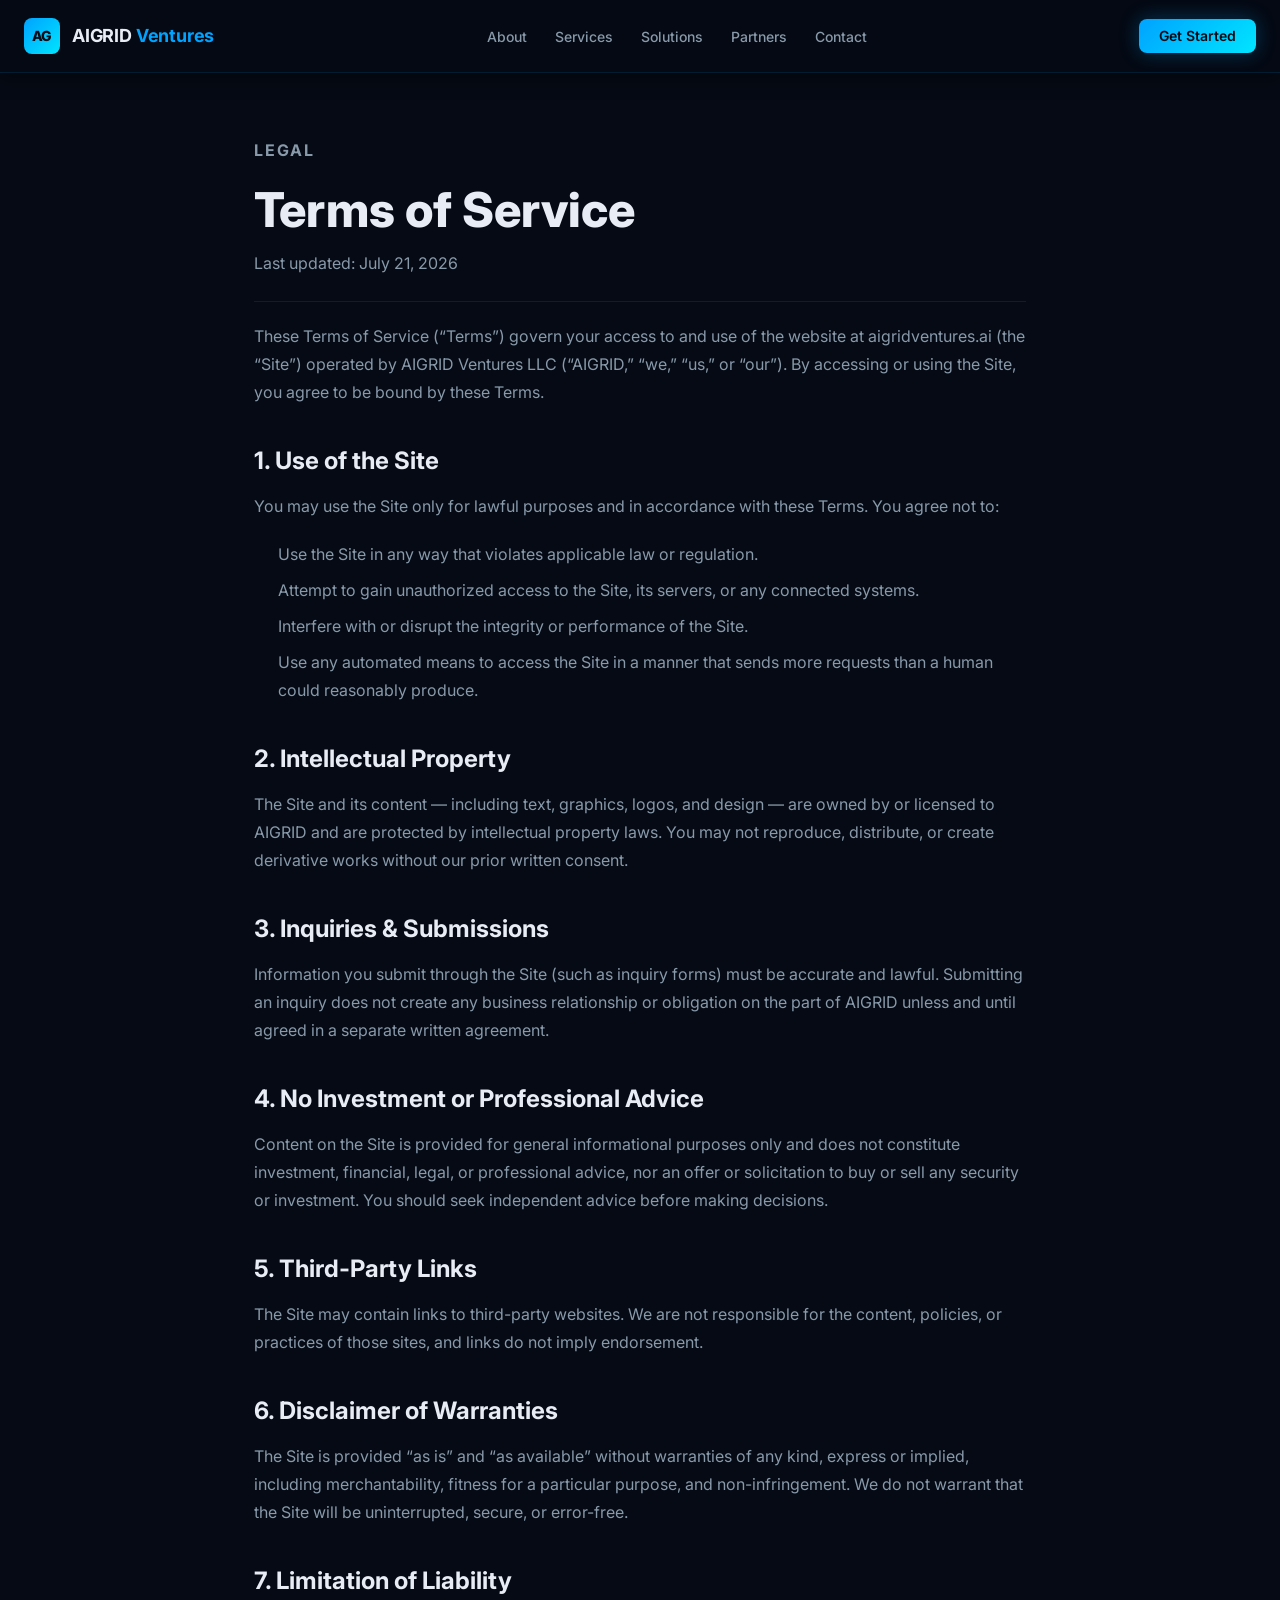
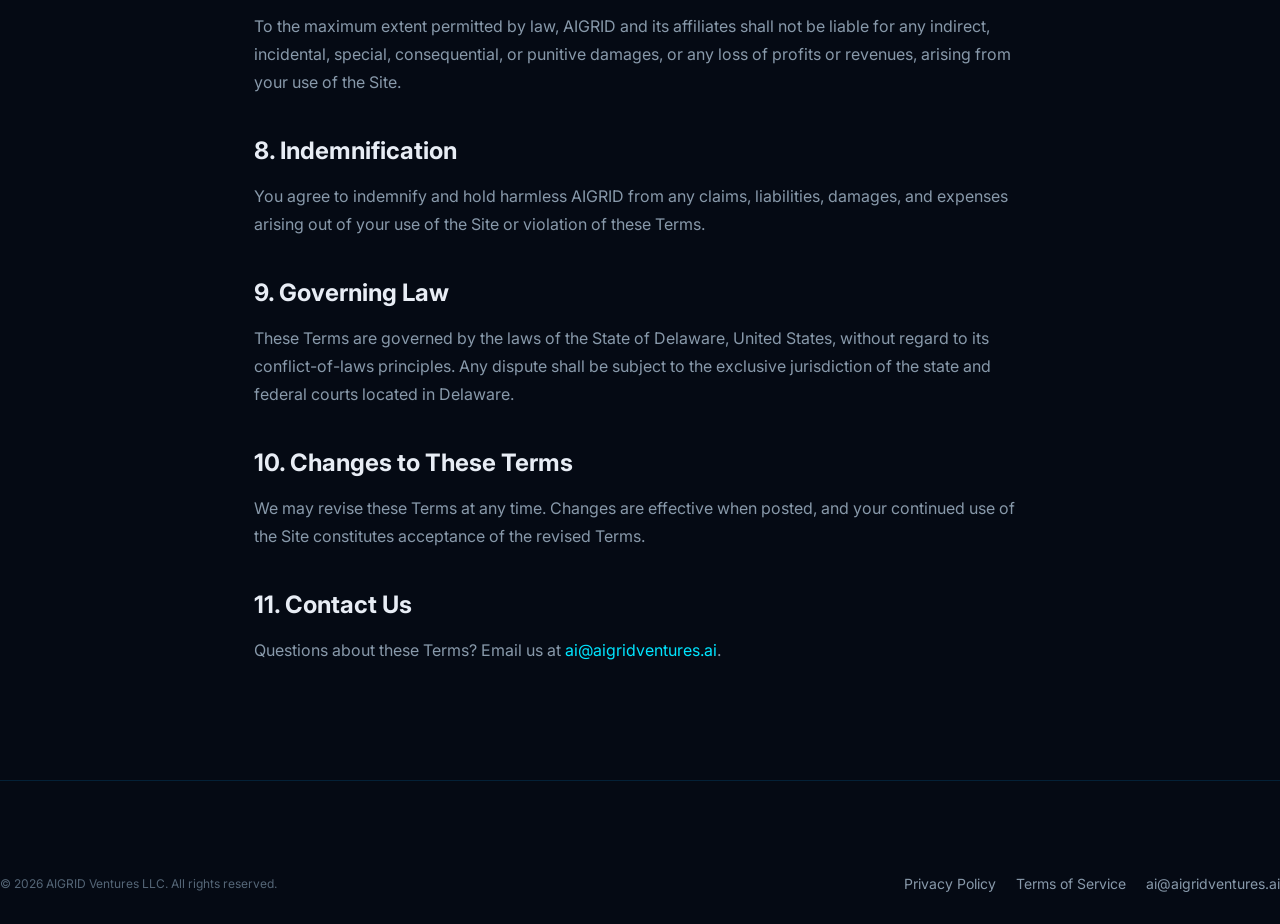
<file: terms.html>
<!DOCTYPE html>
<html lang="en">
  <head>
    <meta charset="UTF-8" />
    <meta name="referrer" content="strict-origin-when-cross-origin" />

    <!-- Google tag (gtag.js) -->
    <script async src="https://www.googletagmanager.com/gtag/js?id=G-ZV3MN6M00S"></script>
    <script>
      window.dataLayer = window.dataLayer || [];
      function gtag(){dataLayer.push(arguments);}
      gtag('js', new Date());
      gtag('config', 'G-ZV3MN6M00S');
    </script>

    <meta name="viewport" content="width=device-width, initial-scale=1.0" />
    <meta name="robots" content="index, follow" />
    <meta name="description" content="AIGRID Ventures LLC Terms of Service governing use of aigridventures.ai." />
    <title>Terms of Service — AIGRID Ventures</title>

    <link rel="preconnect" href="https://fonts.googleapis.com" />
    <link rel="preconnect" href="https://fonts.gstatic.com" crossorigin />
    <link href="https://fonts.googleapis.com/css2?family=Inter:wght@400;500;600;700;800&display=swap" rel="stylesheet" />

    <link rel="stylesheet" href="css/main.css" />
    <link rel="stylesheet" href="css/legal.css" />

    <link rel="icon" href="data:image/svg+xml,<svg xmlns='http://www.w3.org/2000/svg' viewBox='0 0 32 32'><rect width='32' height='32' rx='6' fill='%2300a3ff'/><text x='50%25' y='50%25' dominant-baseline='central' text-anchor='middle' font-family='Inter,sans-serif' font-weight='800' font-size='13' fill='%23050a14'>AG</text></svg>" />
  </head>

  <body>

    <header class="site-header scrolled" role="banner">
      <nav class="nav" aria-label="Main navigation">
        <a href="index.html#home" class="nav__logo" aria-label="AIGRID Ventures homepage">
          <div class="nav__logo-mark" aria-hidden="true">AG</div>
          <span class="nav__logo-text">AIGRID <span>Ventures</span></span>
        </a>
        <ul class="nav__links" role="list">
          <li><a href="index.html#about"      class="nav__link">About</a></li>
          <li><a href="index.html#services"   class="nav__link">Services</a></li>
          <li><a href="index.html#solutions"  class="nav__link">Solutions</a></li>
          <li><a href="index.html#partners"   class="nav__link">Partners</a></li>
          <li><a href="index.html#contact"    class="nav__link">Contact</a></li>
        </ul>
        <div class="nav__actions">
          <a href="index.html#contact" class="btn btn--primary">Get Started</a>
        </div>
      </nav>
    </header>

    <main id="main-content" class="legal">
      <div class="legal__container">
        <p class="legal__eyebrow">Legal</p>
        <h1 class="legal__title">Terms of Service</h1>
        <p class="legal__updated">Last updated: July 21, 2026</p>

        <p>These Terms of Service (&ldquo;Terms&rdquo;) govern your access to and use of the website at aigridventures.ai (the &ldquo;Site&rdquo;) operated by AIGRID Ventures LLC (&ldquo;AIGRID,&rdquo; &ldquo;we,&rdquo; &ldquo;us,&rdquo; or &ldquo;our&rdquo;). By accessing or using the Site, you agree to be bound by these Terms.</p>

        <h2>1. Use of the Site</h2>
        <p>You may use the Site only for lawful purposes and in accordance with these Terms. You agree not to:</p>
        <ul>
          <li>Use the Site in any way that violates applicable law or regulation.</li>
          <li>Attempt to gain unauthorized access to the Site, its servers, or any connected systems.</li>
          <li>Interfere with or disrupt the integrity or performance of the Site.</li>
          <li>Use any automated means to access the Site in a manner that sends more requests than a human could reasonably produce.</li>
        </ul>

        <h2>2. Intellectual Property</h2>
        <p>The Site and its content — including text, graphics, logos, and design — are owned by or licensed to AIGRID and are protected by intellectual property laws. You may not reproduce, distribute, or create derivative works without our prior written consent.</p>

        <h2>3. Inquiries &amp; Submissions</h2>
        <p>Information you submit through the Site (such as inquiry forms) must be accurate and lawful. Submitting an inquiry does not create any business relationship or obligation on the part of AIGRID unless and until agreed in a separate written agreement.</p>

        <h2>4. No Investment or Professional Advice</h2>
        <p>Content on the Site is provided for general informational purposes only and does not constitute investment, financial, legal, or professional advice, nor an offer or solicitation to buy or sell any security or investment. You should seek independent advice before making decisions.</p>

        <h2>5. Third-Party Links</h2>
        <p>The Site may contain links to third-party websites. We are not responsible for the content, policies, or practices of those sites, and links do not imply endorsement.</p>

        <h2>6. Disclaimer of Warranties</h2>
        <p>The Site is provided &ldquo;as is&rdquo; and &ldquo;as available&rdquo; without warranties of any kind, express or implied, including merchantability, fitness for a particular purpose, and non-infringement. We do not warrant that the Site will be uninterrupted, secure, or error-free.</p>

        <h2>7. Limitation of Liability</h2>
        <p>To the maximum extent permitted by law, AIGRID and its affiliates shall not be liable for any indirect, incidental, special, consequential, or punitive damages, or any loss of profits or revenues, arising from your use of the Site.</p>

        <h2>8. Indemnification</h2>
        <p>You agree to indemnify and hold harmless AIGRID from any claims, liabilities, damages, and expenses arising out of your use of the Site or violation of these Terms.</p>

        <h2>9. Governing Law</h2>
        <p>These Terms are governed by the laws of the State of Delaware, United States, without regard to its conflict-of-laws principles. Any dispute shall be subject to the exclusive jurisdiction of the state and federal courts located in Delaware.</p>

        <h2>10. Changes to These Terms</h2>
        <p>We may revise these Terms at any time. Changes are effective when posted, and your continued use of the Site constitutes acceptance of the revised Terms.</p>

        <h2>11. Contact Us</h2>
        <p>Questions about these Terms? Email us at <a href="mailto:ai@aigridventures.ai">ai@aigridventures.ai</a>.</p>
      </div>
    </main>

    <footer class="site-footer" role="contentinfo">
      <div class="footer__container">
        <div class="footer__bottom">
          <p class="footer__legal">
            &copy; <span id="footer-year"></span> AIGRID Ventures LLC. All rights reserved.
          </p>
          <div class="footer__legal-links" role="list">
            <a href="privacy.html" class="footer__link" role="listitem">Privacy Policy</a>
            <a href="terms.html" class="footer__link" role="listitem">Terms of Service</a>
            <a href="mailto:ai@aigridventures.ai" class="footer__link" role="listitem">ai@aigridventures.ai</a>
          </div>
        </div>
      </div>
    </footer>

    <script>
      document.getElementById('footer-year').textContent = new Date().getFullYear();
    </script>
  </body>
</html>
</file>
<file: css/main.css>
/**
 * AIGRID Ventures — Main Stylesheet
 *
 * Structure:
 *  1. CSS Custom Properties (Design Tokens)
 *  2. CSS Reset & Base
 *  3. Typography
 *  4. Layout Utilities
 *  5. Components
 *     5.1  Header & Navigation
 *     5.2  Hero
 *     5.3  Section Shared
 *     5.4  About
 *     5.5  Services / Cards
 *     5.6  Solutions
 *     5.7  Process Timeline
 *     5.8  Partners
 *     5.9  Investment
 *     5.10 Contact
 *     5.11 Footer
 *  6. Animations
 *  7. Media Queries
 */

/* ============================================================
   1. CSS Custom Properties
   ============================================================ */
:root {
  /* Brand Colors */
  --color-bg:           #050a14;
  --color-bg-secondary: #0a1628;
  --color-surface:      #0d1f3c;
  --color-surface-alt:  #112240;
  --color-border:       rgba(0, 163, 255, 0.15);

  --color-primary:      #00a3ff;
  --color-primary-dark: #0077cc;
  --color-accent:       #00e5ff;
  --color-accent-2:     #7b2fff;

  --color-text:         #e8edf5;
  --color-text-muted:   #8899aa;
  --color-text-subtle:  #556677;

  /* Gradients */
  --gradient-hero:      linear-gradient(135deg, #050a14 0%, #0a1628 50%, #0d1f3c 100%);
  --gradient-primary:   linear-gradient(135deg, #00a3ff 0%, #00e5ff 100%);
  --gradient-glow:      radial-gradient(ellipse at center, rgba(0, 163, 255, 0.12) 0%, transparent 70%);

  /* Typography */
  --font-sans:    'Inter', 'SF Pro Display', -apple-system, BlinkMacSystemFont, 'Segoe UI', sans-serif;
  --font-mono:    'JetBrains Mono', 'Fira Code', 'Courier New', monospace;

  --text-xs:   0.75rem;    /* 12px */
  --text-sm:   0.875rem;   /* 14px */
  --text-base: 1rem;       /* 16px */
  --text-lg:   1.125rem;   /* 18px */
  --text-xl:   1.25rem;    /* 20px */
  --text-2xl:  1.5rem;     /* 24px */
  --text-3xl:  1.875rem;   /* 30px */
  --text-4xl:  2.25rem;    /* 36px */
  --text-5xl:  3rem;       /* 48px */
  --text-6xl:  3.75rem;    /* 60px */
  --text-7xl:  4.5rem;     /* 72px */

  --font-weight-normal:    400;
  --font-weight-medium:    500;
  --font-weight-semibold:  600;
  --font-weight-bold:      700;
  --font-weight-extrabold: 800;

  --leading-tight:  1.25;
  --leading-snug:   1.375;
  --leading-normal: 1.5;
  --leading-relaxed: 1.625;

  /* Spacing (8px base) */
  --space-1:  0.25rem;   /* 4px  */
  --space-2:  0.5rem;    /* 8px  */
  --space-3:  0.75rem;   /* 12px */
  --space-4:  1rem;      /* 16px */
  --space-5:  1.25rem;   /* 20px */
  --space-6:  1.5rem;    /* 24px */
  --space-8:  2rem;      /* 32px */
  --space-10: 2.5rem;    /* 40px */
  --space-12: 3rem;      /* 48px */
  --space-16: 4rem;      /* 64px */
  --space-20: 5rem;      /* 80px */
  --space-24: 6rem;      /* 96px */

  /* Layout */
  --container-max: 1280px;
  --container-xl:  1440px;
  --nav-height:    72px;

  /* Borders & Radii */
  --radius-sm:   0.375rem;
  --radius-md:   0.5rem;
  --radius-lg:   0.75rem;
  --radius-xl:   1rem;
  --radius-2xl:  1.5rem;
  --radius-full: 9999px;

  /* Shadows */
  --shadow-sm:    0 1px 3px rgba(0, 0, 0, 0.4);
  --shadow-md:    0 4px 16px rgba(0, 0, 0, 0.5);
  --shadow-lg:    0 8px 32px rgba(0, 0, 0, 0.6);
  --shadow-glow:  0 0 40px rgba(0, 163, 255, 0.2);
  --shadow-card:  0 2px 20px rgba(0, 0, 0, 0.5), inset 0 1px 0 rgba(255, 255, 255, 0.04);

  /* Transitions */
  --transition-fast:   150ms ease;
  --transition-base:   250ms ease;
  --transition-slow:   400ms ease;
  --transition-spring: 350ms cubic-bezier(0.34, 1.56, 0.64, 1);
}


/* ============================================================
   2. CSS Reset & Base
   ============================================================ */
*,
*::before,
*::after {
  box-sizing: border-box;
  margin: 0;
  padding: 0;
}

html {
  scroll-behavior: smooth;
  -webkit-text-size-adjust: 100%;
  font-size: 16px;
}

body {
  background-color: var(--color-bg);
  color: var(--color-text);
  font-family: var(--font-sans);
  font-size: var(--text-base);
  line-height: var(--leading-relaxed);
  -webkit-font-smoothing: antialiased;
  -moz-osx-font-smoothing: grayscale;
  overflow-x: hidden;
}

img,
svg {
  display: block;
  max-width: 100%;
}

a {
  color: inherit;
  text-decoration: none;
}

button {
  cursor: pointer;
  border: none;
  background: none;
  font-family: inherit;
}

ul,
ol {
  list-style: none;
}

input,
textarea {
  font-family: inherit;
}


/* ============================================================
   3. Typography
   ============================================================ */
h1, h2, h3, h4, h5, h6 {
  font-weight: var(--font-weight-bold);
  line-height: var(--leading-tight);
  color: var(--color-text);
}

.display-1 {
  font-size: clamp(var(--text-5xl), 7vw, var(--text-7xl));
  font-weight: var(--font-weight-extrabold);
  letter-spacing: -0.03em;
  line-height: 1.05;
}

.display-2 {
  font-size: clamp(var(--text-4xl), 5vw, var(--text-6xl));
  font-weight: var(--font-weight-extrabold);
  letter-spacing: -0.02em;
  line-height: 1.1;
}

.heading-1 { font-size: var(--text-5xl); }
.heading-2 { font-size: var(--text-4xl); }
.heading-3 { font-size: var(--text-3xl); }
.heading-4 { font-size: var(--text-2xl); }

.text-gradient {
  background: var(--gradient-primary);
  -webkit-background-clip: text;
  background-clip: text;
  -webkit-text-fill-color: transparent;
}

.text-muted  { color: var(--color-text-muted); }
.text-subtle { color: var(--color-text-subtle); }
.text-primary { color: var(--color-primary); }

.label {
  font-size: var(--text-xs);
  font-weight: var(--font-weight-semibold);
  letter-spacing: 0.12em;
  text-transform: uppercase;
  color: var(--color-primary);
}


/* ============================================================
   4. Layout Utilities
   ============================================================ */
.container {
  width: 100%;
  max-width: var(--container-max);
  margin-inline: auto;
  padding-inline: var(--space-6);
}

.section {
  padding-block: var(--space-24);
}

.section--dark {
  background-color: var(--color-bg-secondary);
}

.section--surface {
  background-color: var(--color-surface);
}

.section-header {
  text-align: center;
  margin-bottom: var(--space-16);
}

.section-header .label {
  display: inline-block;
  margin-bottom: var(--space-3);
}

.section-header h2 {
  font-size: clamp(var(--text-3xl), 4vw, var(--text-5xl));
  font-weight: var(--font-weight-extrabold);
  letter-spacing: -0.02em;
  margin-bottom: var(--space-4);
}

.section-header p {
  font-size: var(--text-lg);
  color: var(--color-text-muted);
  max-width: 56ch;
  margin-inline: auto;
  line-height: var(--leading-relaxed);
}

.grid {
  display: grid;
  gap: var(--space-6);
}

.grid-2 { grid-template-columns: repeat(2, 1fr); }
.grid-3 { grid-template-columns: repeat(3, 1fr); }
.grid-4 { grid-template-columns: repeat(4, 1fr); }

.flex { display: flex; }
.flex-center { display: flex; align-items: center; justify-content: center; }
.gap-4 { gap: var(--space-4); }
.gap-6 { gap: var(--space-6); }


/* ============================================================
   5.1 Header & Navigation
   ============================================================ */
.site-header {
  position: fixed;
  top: 0;
  left: 0;
  right: 0;
  z-index: 1000;
  height: var(--nav-height);
  display: flex;
  align-items: center;
  transition: background-color var(--transition-slow), box-shadow var(--transition-slow);
}

.site-header.scrolled {
  background-color: rgba(5, 10, 20, 0.95);
  backdrop-filter: blur(20px);
  -webkit-backdrop-filter: blur(20px);
  box-shadow: 0 1px 0 var(--color-border), var(--shadow-md);
}

.nav {
  width: 100%;
  max-width: var(--container-max);
  margin-inline: auto;
  padding-inline: var(--space-6);
  display: flex;
  align-items: center;
  justify-content: space-between;
  gap: var(--space-8);
}

/* Logo */
.nav__logo {
  display: flex;
  align-items: center;
  gap: var(--space-3);
  flex-shrink: 0;
}

.nav__logo-mark {
  width: 36px;
  height: 36px;
  background: var(--gradient-primary);
  border-radius: var(--radius-md);
  display: flex;
  align-items: center;
  justify-content: center;
  font-weight: var(--font-weight-extrabold);
  font-size: var(--text-sm);
  color: var(--color-bg);
  letter-spacing: -0.02em;
}

.nav__logo-text {
  font-size: var(--text-lg);
  font-weight: var(--font-weight-bold);
  letter-spacing: -0.01em;
}

.nav__logo-text span {
  color: var(--color-primary);
}

/* Nav Links */
.nav__links {
  display: flex;
  align-items: center;
  gap: var(--space-1);
  flex: 1;
  justify-content: center;
}

.nav__link {
  font-size: var(--text-sm);
  font-weight: var(--font-weight-medium);
  color: var(--color-text-muted);
  padding: var(--space-2) var(--space-3);
  border-radius: var(--radius-md);
  transition: color var(--transition-fast), background-color var(--transition-fast);
  white-space: nowrap;
}

.nav__link:hover,
.nav__link.active {
  color: var(--color-text);
  background-color: rgba(255, 255, 255, 0.06);
}

/* Nav Actions */
.nav__actions {
  display: flex;
  align-items: center;
  gap: var(--space-3);
  flex-shrink: 0;
}

/* Mobile Menu Toggle */
.nav__toggle {
  display: none;
  flex-direction: column;
  gap: 5px;
  padding: var(--space-2);
  border-radius: var(--radius-sm);
  transition: background-color var(--transition-fast);
}

.nav__toggle:hover {
  background-color: rgba(255, 255, 255, 0.06);
}

.nav__toggle span {
  display: block;
  width: 22px;
  height: 2px;
  background-color: var(--color-text);
  border-radius: var(--radius-full);
  transition: transform var(--transition-base), opacity var(--transition-base);
}

.nav__toggle.open span:nth-child(1) { transform: translateY(7px) rotate(45deg); }
.nav__toggle.open span:nth-child(2) { opacity: 0; }
.nav__toggle.open span:nth-child(3) { transform: translateY(-7px) rotate(-45deg); }

/* Mobile Menu */
.nav__mobile {
  display: none;
  position: absolute;
  top: var(--nav-height);
  left: 0;
  right: 0;
  background-color: rgba(5, 10, 20, 0.98);
  backdrop-filter: blur(20px);
  -webkit-backdrop-filter: blur(20px);
  border-bottom: 1px solid var(--color-border);
  padding: var(--space-4) var(--space-6) var(--space-6);
}

.nav__mobile.open {
  display: block;
}

.nav__mobile-links {
  display: flex;
  flex-direction: column;
  gap: var(--space-1);
  margin-bottom: var(--space-5);
}

.nav__mobile-link {
  font-size: var(--text-base);
  font-weight: var(--font-weight-medium);
  color: var(--color-text-muted);
  padding: var(--space-3) var(--space-4);
  border-radius: var(--radius-md);
  transition: color var(--transition-fast), background-color var(--transition-fast);
}

.nav__mobile-link:hover {
  color: var(--color-text);
  background-color: rgba(255, 255, 255, 0.06);
}


/* ============================================================
   5.2 Buttons
   ============================================================ */
.btn {
  display: inline-flex;
  align-items: center;
  justify-content: center;
  gap: var(--space-2);
  padding: 0.625rem var(--space-5);
  border-radius: var(--radius-md);
  font-size: var(--text-sm);
  font-weight: var(--font-weight-semibold);
  line-height: 1;
  transition: all var(--transition-base);
  white-space: nowrap;
  cursor: pointer;
}

.btn--primary {
  background: var(--gradient-primary);
  color: var(--color-bg);
  box-shadow: 0 0 20px rgba(0, 163, 255, 0.3);
}

.btn--primary:hover {
  transform: translateY(-1px);
  box-shadow: 0 4px 24px rgba(0, 163, 255, 0.45);
}

.btn--secondary {
  background-color: transparent;
  color: var(--color-text);
  border: 1px solid var(--color-border);
}

.btn--secondary:hover {
  border-color: var(--color-primary);
  color: var(--color-primary);
  background-color: rgba(0, 163, 255, 0.05);
}

.btn--ghost {
  background-color: transparent;
  color: var(--color-text-muted);
  border: 1px solid transparent;
}

.btn--ghost:hover {
  color: var(--color-text);
  background-color: rgba(255, 255, 255, 0.06);
}

.btn--lg {
  padding: 0.875rem var(--space-8);
  font-size: var(--text-base);
  border-radius: var(--radius-lg);
}


/* ============================================================
   5.3 Hero
   ============================================================ */
.hero {
  position: relative;
  min-height: 100svh;
  display: flex;
  align-items: center;
  overflow: hidden;
  background: var(--gradient-hero);
  padding-top: var(--nav-height);
}

/* Animated grid background */
.hero__grid {
  position: absolute;
  inset: 0;
  background-image:
    linear-gradient(rgba(0, 163, 255, 0.04) 1px, transparent 1px),
    linear-gradient(90deg, rgba(0, 163, 255, 0.04) 1px, transparent 1px);
  background-size: 64px 64px;
  mask-image: radial-gradient(ellipse 80% 80% at 50% 50%, black 40%, transparent 100%);
  -webkit-mask-image: radial-gradient(ellipse 80% 80% at 50% 50%, black 40%, transparent 100%);
}

/* Glowing orbs */
.hero__orb {
  position: absolute;
  border-radius: var(--radius-full);
  filter: blur(120px);
  pointer-events: none;
}

.hero__orb--1 {
  width: 600px;
  height: 600px;
  background: radial-gradient(circle, rgba(0, 163, 255, 0.18) 0%, transparent 70%);
  top: -200px;
  left: -100px;
  animation: orbFloat1 12s ease-in-out infinite alternate;
}

.hero__orb--2 {
  width: 500px;
  height: 500px;
  background: radial-gradient(circle, rgba(123, 47, 255, 0.12) 0%, transparent 70%);
  top: 30%;
  right: -150px;
  animation: orbFloat2 15s ease-in-out infinite alternate;
}

.hero__orb--3 {
  width: 400px;
  height: 400px;
  background: radial-gradient(circle, rgba(0, 229, 255, 0.10) 0%, transparent 70%);
  bottom: -100px;
  left: 40%;
  animation: orbFloat3 10s ease-in-out infinite alternate;
}

.hero__content {
  position: relative;
  z-index: 1;
  width: 100%;
  max-width: var(--container-max);
  margin-inline: auto;
  padding-inline: var(--space-6);
  padding-block: var(--space-16);
  text-align: center;
}

.hero__badge {
  display: inline-flex;
  align-items: center;
  gap: var(--space-2);
  background-color: rgba(0, 163, 255, 0.08);
  border: 1px solid rgba(0, 163, 255, 0.2);
  border-radius: var(--radius-full);
  padding: var(--space-2) var(--space-4);
  font-size: var(--text-xs);
  font-weight: var(--font-weight-semibold);
  letter-spacing: 0.08em;
  text-transform: uppercase;
  color: var(--color-primary);
  margin-bottom: var(--space-8);
  animation: fadeInUp 0.6s ease both;
}

.hero__badge-dot {
  width: 6px;
  height: 6px;
  border-radius: var(--radius-full);
  background-color: var(--color-primary);
  animation: pulse 2s ease infinite;
}

.hero__title {
  font-size: clamp(2.5rem, 6vw, 5rem);
  font-weight: var(--font-weight-extrabold);
  letter-spacing: -0.03em;
  line-height: 1.05;
  margin-bottom: var(--space-6);
  animation: fadeInUp 0.6s 0.1s ease both;
}

.hero__subtitle {
  font-size: clamp(var(--text-lg), 2vw, var(--text-2xl));
  color: var(--color-text-muted);
  max-width: 60ch;
  margin-inline: auto;
  margin-bottom: var(--space-10);
  line-height: var(--leading-relaxed);
  animation: fadeInUp 0.6s 0.2s ease both;
}

.hero__cta {
  display: flex;
  align-items: center;
  justify-content: center;
  gap: var(--space-4);
  flex-wrap: wrap;
  margin-bottom: var(--space-16);
  animation: fadeInUp 0.6s 0.3s ease both;
}

.hero__stats {
  display: flex;
  align-items: center;
  justify-content: center;
  gap: var(--space-12);
  flex-wrap: wrap;
  animation: fadeInUp 0.6s 0.4s ease both;
}

.hero__stat {
  text-align: center;
}

.hero__stat-value {
  font-size: var(--text-3xl);
  font-weight: var(--font-weight-extrabold);
  background: var(--gradient-primary);
  -webkit-background-clip: text;
  background-clip: text;
  -webkit-text-fill-color: transparent;
  letter-spacing: -0.02em;
  line-height: 1;
  margin-bottom: var(--space-1);
}

.hero__stat-label {
  font-size: var(--text-sm);
  color: var(--color-text-muted);
}

.hero__divider {
  width: 1px;
  height: 48px;
  background: var(--color-border);
}

/* Scroll indicator */
.hero__scroll {
  position: absolute;
  bottom: var(--space-8);
  left: 50%;
  transform: translateX(-50%);
  display: flex;
  flex-direction: column;
  align-items: center;
  gap: var(--space-2);
  color: var(--color-text-subtle);
  font-size: var(--text-xs);
  letter-spacing: 0.08em;
  text-transform: uppercase;
  animation: fadeIn 1s 1s ease both;
}

.hero__scroll-line {
  width: 1px;
  height: 40px;
  background: linear-gradient(to bottom, var(--color-primary), transparent);
  animation: scrollLine 2s ease infinite;
}


/* ============================================================
   5.4 About
   ============================================================ */
.about__grid {
  display: grid;
  grid-template-columns: 1fr 1fr;
  gap: var(--space-16);
  align-items: center;
}

.about__label { margin-bottom: var(--space-3); }

.about__title {
  font-size: clamp(var(--text-3xl), 3.5vw, var(--text-5xl));
  font-weight: var(--font-weight-extrabold);
  letter-spacing: -0.02em;
  margin-bottom: var(--space-6);
}

.about__desc {
  font-size: var(--text-lg);
  color: var(--color-text-muted);
  line-height: var(--leading-relaxed);
  margin-bottom: var(--space-8);
}

.about__values {
  display: grid;
  grid-template-columns: 1fr 1fr;
  gap: var(--space-4);
  margin-bottom: var(--space-8);
}

.about__value {
  display: flex;
  align-items: center;
  gap: var(--space-3);
  padding: var(--space-3) var(--space-4);
  background-color: var(--color-surface-alt);
  border: 1px solid var(--color-border);
  border-radius: var(--radius-md);
  font-size: var(--text-sm);
  font-weight: var(--font-weight-medium);
}

.about__value-icon {
  width: 8px;
  height: 8px;
  border-radius: var(--radius-full);
  background: var(--gradient-primary);
  flex-shrink: 0;
}

/* About visual card */
.about__visual {
  position: relative;
}

.about__card {
  background: var(--color-surface);
  border: 1px solid var(--color-border);
  border-radius: var(--radius-2xl);
  padding: var(--space-8);
  box-shadow: var(--shadow-card), var(--shadow-glow);
}

.about__card-header {
  display: flex;
  align-items: center;
  gap: var(--space-3);
  margin-bottom: var(--space-8);
  padding-bottom: var(--space-5);
  border-bottom: 1px solid var(--color-border);
}

.about__card-icon {
  width: 44px;
  height: 44px;
  border-radius: var(--radius-lg);
  background: linear-gradient(135deg, rgba(0, 163, 255, 0.15), rgba(0, 229, 255, 0.08));
  border: 1px solid rgba(0, 163, 255, 0.2);
  display: flex;
  align-items: center;
  justify-content: center;
  font-size: 1.25rem;
}

.about__card-title {
  font-size: var(--text-base);
  font-weight: var(--font-weight-semibold);
}

.about__card-subtitle {
  font-size: var(--text-xs);
  color: var(--color-text-muted);
}

.about__metrics {
  display: grid;
  grid-template-columns: repeat(3, 1fr);
  gap: var(--space-4);
  margin-bottom: var(--space-6);
}

.about__metric {
  text-align: center;
  padding: var(--space-5) var(--space-4);
  background: rgba(0, 163, 255, 0.04);
  border: 1px solid rgba(0, 163, 255, 0.08);
  border-radius: var(--radius-lg);
}

.about__metric-value {
  font-size: var(--text-2xl);
  font-weight: var(--font-weight-extrabold);
  background: var(--gradient-primary);
  -webkit-background-clip: text;
  background-clip: text;
  -webkit-text-fill-color: transparent;
  letter-spacing: -0.02em;
  margin-bottom: var(--space-1);
}

.about__metric-label {
  font-size: var(--text-xs);
  color: var(--color-text-muted);
  line-height: 1.3;
}

.about__expertise {
  display: flex;
  flex-wrap: wrap;
  gap: var(--space-2);
}

.about__tag {
  font-size: var(--text-xs);
  font-weight: var(--font-weight-medium);
  color: var(--color-primary);
  background: rgba(0, 163, 255, 0.08);
  border: 1px solid rgba(0, 163, 255, 0.15);
  border-radius: var(--radius-full);
  padding: var(--space-1) var(--space-3);
}


/* ============================================================
   5.5 Services / Cards
   ============================================================ */
.services-grid {
  display: grid;
  grid-template-columns: repeat(3, 1fr);
  gap: var(--space-6);
}

.service-card {
  position: relative;
  background: var(--color-surface);
  border: 1px solid var(--color-border);
  border-radius: var(--radius-xl);
  padding: var(--space-8);
  transition: border-color var(--transition-base), transform var(--transition-base), box-shadow var(--transition-base);
  overflow: hidden;
}

.service-card::before {
  content: '';
  position: absolute;
  inset: 0;
  background: radial-gradient(ellipse at top left, rgba(0, 163, 255, 0.06) 0%, transparent 60%);
  opacity: 0;
  transition: opacity var(--transition-base);
}

.service-card:hover {
  border-color: rgba(0, 163, 255, 0.35);
  transform: translateY(-4px);
  box-shadow: var(--shadow-lg), var(--shadow-glow);
}

.service-card:hover::before {
  opacity: 1;
}

.service-card__icon {
  width: 52px;
  height: 52px;
  border-radius: var(--radius-lg);
  background: linear-gradient(135deg, rgba(0, 163, 255, 0.15), rgba(0, 229, 255, 0.06));
  border: 1px solid rgba(0, 163, 255, 0.2);
  display: flex;
  align-items: center;
  justify-content: center;
  font-size: 1.5rem;
  margin-bottom: var(--space-6);
  transition: transform var(--transition-spring);
}

.service-card:hover .service-card__icon {
  transform: scale(1.1) rotate(-3deg);
}

.service-card__title {
  font-size: var(--text-xl);
  font-weight: var(--font-weight-bold);
  margin-bottom: var(--space-3);
  line-height: var(--leading-snug);
}

.service-card__desc {
  font-size: var(--text-sm);
  color: var(--color-text-muted);
  line-height: var(--leading-relaxed);
  margin-bottom: var(--space-6);
}

.service-card__list {
  display: flex;
  flex-direction: column;
  gap: var(--space-2);
}

.service-card__item {
  display: flex;
  align-items: center;
  gap: var(--space-2);
  font-size: var(--text-sm);
  color: var(--color-text-muted);
}

.service-card__item::before {
  content: '';
  width: 5px;
  height: 5px;
  border-radius: var(--radius-full);
  background: var(--color-primary);
  flex-shrink: 0;
}


/* ============================================================
   5.6 Solutions
   ============================================================ */
.solutions {
  background: var(--color-bg-secondary);
}

.solutions-grid {
  display: grid;
  grid-template-columns: repeat(4, 1fr);
  gap: var(--space-4);
}

.solution-card {
  position: relative;
  padding: var(--space-6);
  background: var(--color-surface);
  border: 1px solid var(--color-border);
  border-radius: var(--radius-lg);
  transition: all var(--transition-base);
  overflow: hidden;
  cursor: default;
}

.solution-card:hover {
  border-color: rgba(0, 163, 255, 0.3);
  background: var(--color-surface-alt);
  transform: translateY(-2px);
}

.solution-card__icon {
  font-size: var(--text-3xl);
  margin-bottom: var(--space-4);
  display: block;
}

.solution-card__title {
  font-size: var(--text-base);
  font-weight: var(--font-weight-semibold);
  margin-bottom: var(--space-2);
}

.solution-card__desc {
  font-size: var(--text-sm);
  color: var(--color-text-muted);
  line-height: var(--leading-relaxed);
}


/* ============================================================
   5.7 Process Timeline
   ============================================================ */
.process {
  background: var(--color-bg);
}

.process-timeline {
  display: flex;
  gap: 0;
  position: relative;
  overflow-x: auto;
  padding-bottom: var(--space-4);
}

.process-timeline::before {
  content: '';
  position: absolute;
  top: 28px;
  left: 0;
  right: 0;
  height: 1px;
  background: linear-gradient(90deg, transparent, var(--color-border) 15%, var(--color-border) 85%, transparent);
}

.process-step {
  flex: 1;
  min-width: 160px;
  display: flex;
  flex-direction: column;
  align-items: center;
  text-align: center;
  padding: 0 var(--space-4);
  position: relative;
}

.process-step__number {
  width: 56px;
  height: 56px;
  border-radius: var(--radius-full);
  background: var(--color-surface);
  border: 1px solid var(--color-border);
  display: flex;
  align-items: center;
  justify-content: center;
  font-size: var(--text-xs);
  font-weight: var(--font-weight-bold);
  color: var(--color-primary);
  letter-spacing: 0.05em;
  margin-bottom: var(--space-4);
  z-index: 1;
  position: relative;
  transition: all var(--transition-base);
}

.process-step:hover .process-step__number {
  background: var(--gradient-primary);
  color: var(--color-bg);
  border-color: transparent;
  transform: scale(1.1);
  box-shadow: 0 0 20px rgba(0, 163, 255, 0.4);
}

.process-step__label {
  font-size: var(--text-base);
  font-weight: var(--font-weight-semibold);
  margin-bottom: var(--space-1);
}

.process-step__desc {
  font-size: var(--text-xs);
  color: var(--color-text-muted);
}

.process-step__arrow {
  position: absolute;
  top: 20px;
  right: -10px;
  color: var(--color-primary);
  font-size: var(--text-xs);
  z-index: 2;
}

.process-step:last-child .process-step__arrow {
  display: none;
}


/* ============================================================
   5.8 Partners
   ============================================================ */
.partners {
  background: var(--color-bg-secondary);
}

.partners-grid {
  display: grid;
  grid-template-columns: repeat(6, 1fr);
  gap: var(--space-4);
  align-items: center;
}

.partner-card {
  display: flex;
  align-items: center;
  justify-content: center;
  padding: var(--space-5) var(--space-4);
  background: var(--color-surface);
  border: 1px solid var(--color-border);
  border-radius: var(--radius-lg);
  font-size: var(--text-sm);
  font-weight: var(--font-weight-bold);
  color: var(--color-text-subtle);
  letter-spacing: 0.04em;
  transition: all var(--transition-base);
  min-height: 72px;
}

.partner-card:hover {
  color: var(--color-text);
  border-color: rgba(0, 163, 255, 0.25);
  background: var(--color-surface-alt);
}


/* ============================================================
   5.9 Investment / CTA
   ============================================================ */
.investment {
  position: relative;
  overflow: hidden;
  background: var(--color-bg);
}

.investment__bg {
  position: absolute;
  inset: 0;
  background: radial-gradient(ellipse 70% 80% at 50% 50%, rgba(0, 163, 255, 0.06) 0%, transparent 70%);
  pointer-events: none;
}

.investment__content {
  position: relative;
  z-index: 1;
  text-align: center;
  max-width: 800px;
  margin-inline: auto;
}

.investment__title {
  font-size: clamp(var(--text-3xl), 4vw, var(--text-5xl));
  font-weight: var(--font-weight-extrabold);
  letter-spacing: -0.02em;
  margin-bottom: var(--space-6);
}

.investment__desc {
  font-size: var(--text-lg);
  color: var(--color-text-muted);
  margin-bottom: var(--space-10);
  line-height: var(--leading-relaxed);
}

.investment__models {
  display: flex;
  flex-wrap: wrap;
  gap: var(--space-3);
  justify-content: center;
  margin-bottom: var(--space-10);
}

.investment__model-tag {
  display: inline-flex;
  align-items: center;
  gap: var(--space-2);
  padding: var(--space-2) var(--space-4);
  background: rgba(0, 163, 255, 0.06);
  border: 1px solid rgba(0, 163, 255, 0.15);
  border-radius: var(--radius-full);
  font-size: var(--text-sm);
  font-weight: var(--font-weight-medium);
  color: var(--color-text);
}

.investment__model-tag::before {
  content: '';
  width: 6px;
  height: 6px;
  border-radius: var(--radius-full);
  background: var(--color-primary);
}

.investment__cta {
  display: flex;
  align-items: center;
  justify-content: center;
  gap: var(--space-4);
  flex-wrap: wrap;
}


/* ============================================================
   5.10 Contact
   ============================================================ */
.contact {
  background: var(--color-bg-secondary);
}

.contact__grid {
  display: grid;
  grid-template-columns: 1fr 1fr;
  gap: var(--space-16);
  align-items: start;
}

.contact__info-title {
  font-size: var(--text-3xl);
  font-weight: var(--font-weight-extrabold);
  letter-spacing: -0.02em;
  margin-bottom: var(--space-4);
}

.contact__info-desc {
  font-size: var(--text-base);
  color: var(--color-text-muted);
  margin-bottom: var(--space-8);
  line-height: var(--leading-relaxed);
}

.contact__channels {
  display: flex;
  flex-direction: column;
  gap: var(--space-4);
}

.contact__channel {
  display: flex;
  align-items: center;
  gap: var(--space-4);
  padding: var(--space-4) var(--space-5);
  background: var(--color-surface);
  border: 1px solid var(--color-border);
  border-radius: var(--radius-lg);
  transition: border-color var(--transition-base);
}

.contact__channel:hover {
  border-color: rgba(0, 163, 255, 0.3);
}

.contact__channel-icon {
  font-size: 1.25rem;
  flex-shrink: 0;
  width: 40px;
  height: 40px;
  display: flex;
  align-items: center;
  justify-content: center;
  background: rgba(0, 163, 255, 0.08);
  border-radius: var(--radius-md);
}

.contact__channel-label {
  font-size: var(--text-xs);
  font-weight: var(--font-weight-semibold);
  color: var(--color-text-muted);
  text-transform: uppercase;
  letter-spacing: 0.08em;
  margin-bottom: 2px;
}

.contact__channel-value {
  font-size: var(--text-sm);
  font-weight: var(--font-weight-medium);
  color: var(--color-primary);
}

/* Form */
.contact__form {
  background: var(--color-surface);
  border: 1px solid var(--color-border);
  border-radius: var(--radius-2xl);
  padding: var(--space-8);
}

.form-group {
  margin-bottom: var(--space-5);
}

.form-label {
  display: block;
  font-size: var(--text-sm);
  font-weight: var(--font-weight-medium);
  color: var(--color-text-muted);
  margin-bottom: var(--space-2);
}

.form-input,
.form-textarea,
.form-select {
  width: 100%;
  padding: 0.75rem var(--space-4);
  background: var(--color-bg);
  border: 1px solid var(--color-border);
  border-radius: var(--radius-md);
  color: var(--color-text);
  font-size: var(--text-sm);
  transition: border-color var(--transition-fast), box-shadow var(--transition-fast);
  outline: none;
  appearance: none;
}

.form-input:focus,
.form-textarea:focus,
.form-select:focus {
  border-color: var(--color-primary);
  box-shadow: 0 0 0 3px rgba(0, 163, 255, 0.12);
}

.form-input::placeholder,
.form-textarea::placeholder {
  color: var(--color-text-subtle);
}

.form-textarea {
  min-height: 120px;
  resize: vertical;
}

.form-select option {
  background: var(--color-surface);
}

.form-row {
  display: grid;
  grid-template-columns: 1fr 1fr;
  gap: var(--space-4);
}


/* ============================================================
   5.11 Footer
   ============================================================ */
.site-footer {
  background: var(--color-bg);
  border-top: 1px solid var(--color-border);
  padding-top: var(--space-16);
}

.footer__main {
  display: grid;
  grid-template-columns: 2fr repeat(3, 1fr);
  gap: var(--space-12);
  padding-bottom: var(--space-12);
  border-bottom: 1px solid var(--color-border);
}

.footer__brand {
  max-width: 280px;
}

.footer__logo {
  display: flex;
  align-items: center;
  gap: var(--space-3);
  margin-bottom: var(--space-4);
}

.footer__logo-mark {
  width: 36px;
  height: 36px;
  background: var(--gradient-primary);
  border-radius: var(--radius-md);
  display: flex;
  align-items: center;
  justify-content: center;
  font-weight: var(--font-weight-extrabold);
  font-size: var(--text-sm);
  color: var(--color-bg);
}

.footer__tagline {
  font-size: var(--text-sm);
  color: var(--color-text-muted);
  line-height: var(--leading-relaxed);
  margin-bottom: var(--space-6);
}

.footer__col-title {
  font-size: var(--text-sm);
  font-weight: var(--font-weight-semibold);
  color: var(--color-text);
  margin-bottom: var(--space-4);
  padding-bottom: var(--space-2);
}

.footer__links {
  display: flex;
  flex-direction: column;
  gap: var(--space-2);
}

.footer__link {
  font-size: var(--text-sm);
  color: var(--color-text-muted);
  transition: color var(--transition-fast);
  padding: var(--space-1) 0;
}

.footer__link:hover {
  color: var(--color-primary);
}

.footer__bottom {
  display: flex;
  align-items: center;
  justify-content: space-between;
  padding-block: var(--space-6);
  flex-wrap: wrap;
  gap: var(--space-4);
}

.footer__legal {
  font-size: var(--text-xs);
  color: var(--color-text-subtle);
}

.footer__legal a {
  color: var(--color-text-muted);
  transition: color var(--transition-fast);
}

.footer__legal a:hover {
  color: var(--color-primary);
}

.footer__legal-links {
  display: flex;
  gap: var(--space-5);
}


/* ============================================================
   6. Animations
   ============================================================ */
@keyframes fadeIn {
  from { opacity: 0; }
  to   { opacity: 1; }
}

@keyframes fadeInUp {
  from {
    opacity: 0;
    transform: translateY(24px);
  }
  to {
    opacity: 1;
    transform: translateY(0);
  }
}

@keyframes pulse {
  0%, 100% { opacity: 1; transform: scale(1); }
  50%       { opacity: 0.6; transform: scale(0.85); }
}

@keyframes orbFloat1 {
  from { transform: translate(0, 0) scale(1); }
  to   { transform: translate(60px, 40px) scale(1.1); }
}

@keyframes orbFloat2 {
  from { transform: translate(0, 0) scale(1); }
  to   { transform: translate(-40px, 60px) scale(0.9); }
}

@keyframes orbFloat3 {
  from { transform: translate(0, 0) scale(1); }
  to   { transform: translate(30px, -30px) scale(1.05); }
}

@keyframes scrollLine {
  0%   { opacity: 0; transform: scaleY(0); transform-origin: top; }
  50%  { opacity: 1; transform: scaleY(1); transform-origin: top; }
  100% { opacity: 0; transform: scaleY(1); transform-origin: bottom; }
}

/* Scroll-reveal */
.reveal {
  opacity: 0;
  transform: translateY(32px);
  transition: opacity 0.7s ease, transform 0.7s ease;
}

.reveal.visible {
  opacity: 1;
  transform: translateY(0);
}

.reveal-delay-1 { transition-delay: 0.1s; }
.reveal-delay-2 { transition-delay: 0.2s; }
.reveal-delay-3 { transition-delay: 0.3s; }
.reveal-delay-4 { transition-delay: 0.4s; }
.reveal-delay-5 { transition-delay: 0.5s; }


/* ============================================================
   7. Media Queries
   ============================================================ */

/* Large screens */
@media (min-width: 1280px) {
  .container { padding-inline: var(--space-8); }
}

/* Medium screens (tablets) */
@media (max-width: 1024px) {
  .about__grid     { grid-template-columns: 1fr; }
  .about__visual   { max-width: 560px; margin-inline: auto; }
  .services-grid   { grid-template-columns: repeat(2, 1fr); }
  .solutions-grid  { grid-template-columns: repeat(2, 1fr); }
  .partners-grid   { grid-template-columns: repeat(4, 1fr); }
  .footer__main    { grid-template-columns: 1fr 1fr; gap: var(--space-8); }
  .contact__grid   { grid-template-columns: 1fr; }
}

/* Small screens (mobile) */
@media (max-width: 768px) {
  :root { --nav-height: 64px; }

  .nav__links,
  .nav__actions { display: none; }

  .nav__toggle { display: flex; }

  .services-grid  { grid-template-columns: 1fr; }
  .solutions-grid { grid-template-columns: repeat(2, 1fr); }
  .partners-grid  { grid-template-columns: repeat(3, 1fr); }
  .about__values  { grid-template-columns: 1fr; }
  .about__metrics { grid-template-columns: repeat(3, 1fr); }
  .form-row       { grid-template-columns: 1fr; }
  .footer__main   { grid-template-columns: 1fr; }

  .hero__stats     { gap: var(--space-8); }
  .hero__divider   { display: none; }

  .process-timeline {
    flex-direction: column;
    align-items: center;
  }

  .process-timeline::before { display: none; }

  .process-step {
    flex: none;
    width: 100%;
    max-width: 280px;
  }

  .process-step__arrow {
    display: none;
  }

  .footer__bottom {
    flex-direction: column;
    text-align: center;
  }
}

@media (max-width: 480px) {
  .solutions-grid { grid-template-columns: 1fr; }
  .partners-grid  { grid-template-columns: repeat(2, 1fr); }
  .hero__cta      { flex-direction: column; align-items: stretch; }
  .btn--lg        { text-align: center; }
}

/* ============================================================
   Contact form status message
   ============================================================ */
.form-status {
  margin: 0 0 var(--space-4);
  padding: var(--space-3) var(--space-4);
  border-radius: var(--radius-md, 8px);
  font-size: var(--text-sm);
  line-height: 1.5;
}
.form-status--success {
  color: #00e676;
  background: rgba(0, 200, 83, 0.12);
  border: 1px solid rgba(0, 200, 83, 0.3);
}
.form-status--error {
  color: #ff6b6b;
  background: rgba(255, 82, 82, 0.10);
  border: 1px solid rgba(255, 82, 82, 0.3);
}
</file>
<file: css/legal.css>
/* ============================================================
   Legal pages (Privacy / Terms) — matches main.css design tokens
   ============================================================ */
.legal {
  padding: calc(var(--nav-height, 72px) + var(--space-16, 4rem)) 0 var(--space-24, 6rem);
  min-height: 70vh;
}

.legal__container {
  max-width: 820px;
  margin: 0 auto;
  padding: 0 var(--space-6, 1.5rem);
}

.legal__eyebrow {
  text-transform: uppercase;
  letter-spacing: 0.12em;
  font-size: var(--text-sm, 0.875rem);
  font-weight: 700;
  color: var(--color-accent, #00a3ff);
  margin: 0 0 var(--space-2, 0.5rem);
}

.legal__title {
  font-size: var(--text-5xl, 3rem);
  font-weight: 800;
  line-height: 1.1;
  margin: 0 0 var(--space-3, 0.75rem);
  color: var(--color-text, #e8eef7);
}

.legal__updated {
  color: var(--color-text-muted, #8b98ad);
  font-size: var(--text-sm, 0.875rem);
  margin: 0 0 var(--space-10, 2.5rem);
  padding-bottom: var(--space-6, 1.5rem);
  border-bottom: 1px solid var(--color-border, rgba(255,255,255,0.08));
}

.legal p,
.legal li {
  color: var(--color-text-muted, #b9c4d4);
  font-size: var(--text-base, 1rem);
  line-height: 1.75;
}

.legal p { margin: 0 0 var(--space-5, 1.25rem); }

.legal h2 {
  font-size: var(--text-2xl, 1.5rem);
  font-weight: 700;
  color: var(--color-text, #e8eef7);
  margin: var(--space-10, 2.5rem) 0 var(--space-4, 1rem);
}

.legal ul {
  margin: 0 0 var(--space-5, 1.25rem);
  padding-left: var(--space-6, 1.5rem);
}

.legal li { margin-bottom: var(--space-2, 0.5rem); }

.legal a {
  color: var(--color-accent, #00a3ff);
  text-decoration: none;
  border-bottom: 1px solid transparent;
  transition: border-color var(--transition-fast, 0.15s ease);
}

.legal a:hover { border-bottom-color: currentColor; }

.legal strong { color: var(--color-text, #e8eef7); font-weight: 600; }

@media (max-width: 640px) {
  .legal__title { font-size: var(--text-4xl, 2.25rem); }
}
</file>
